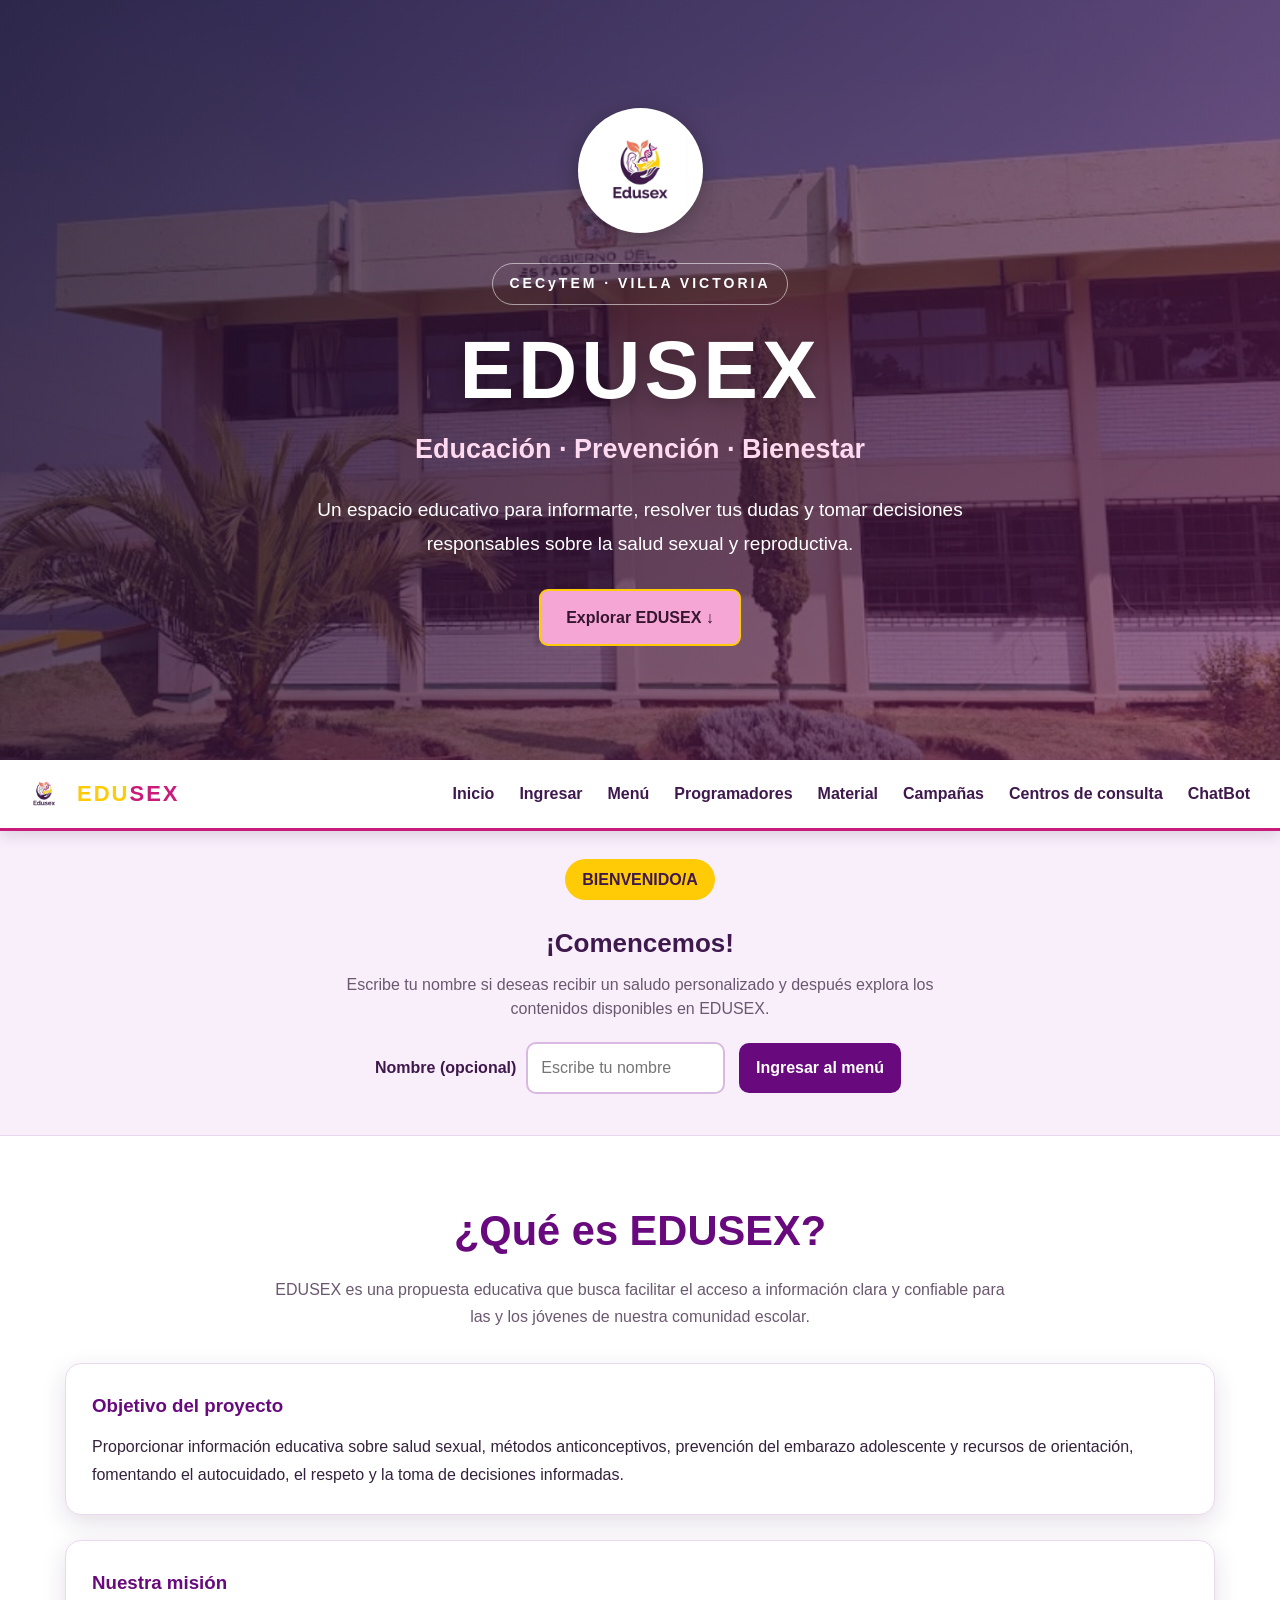
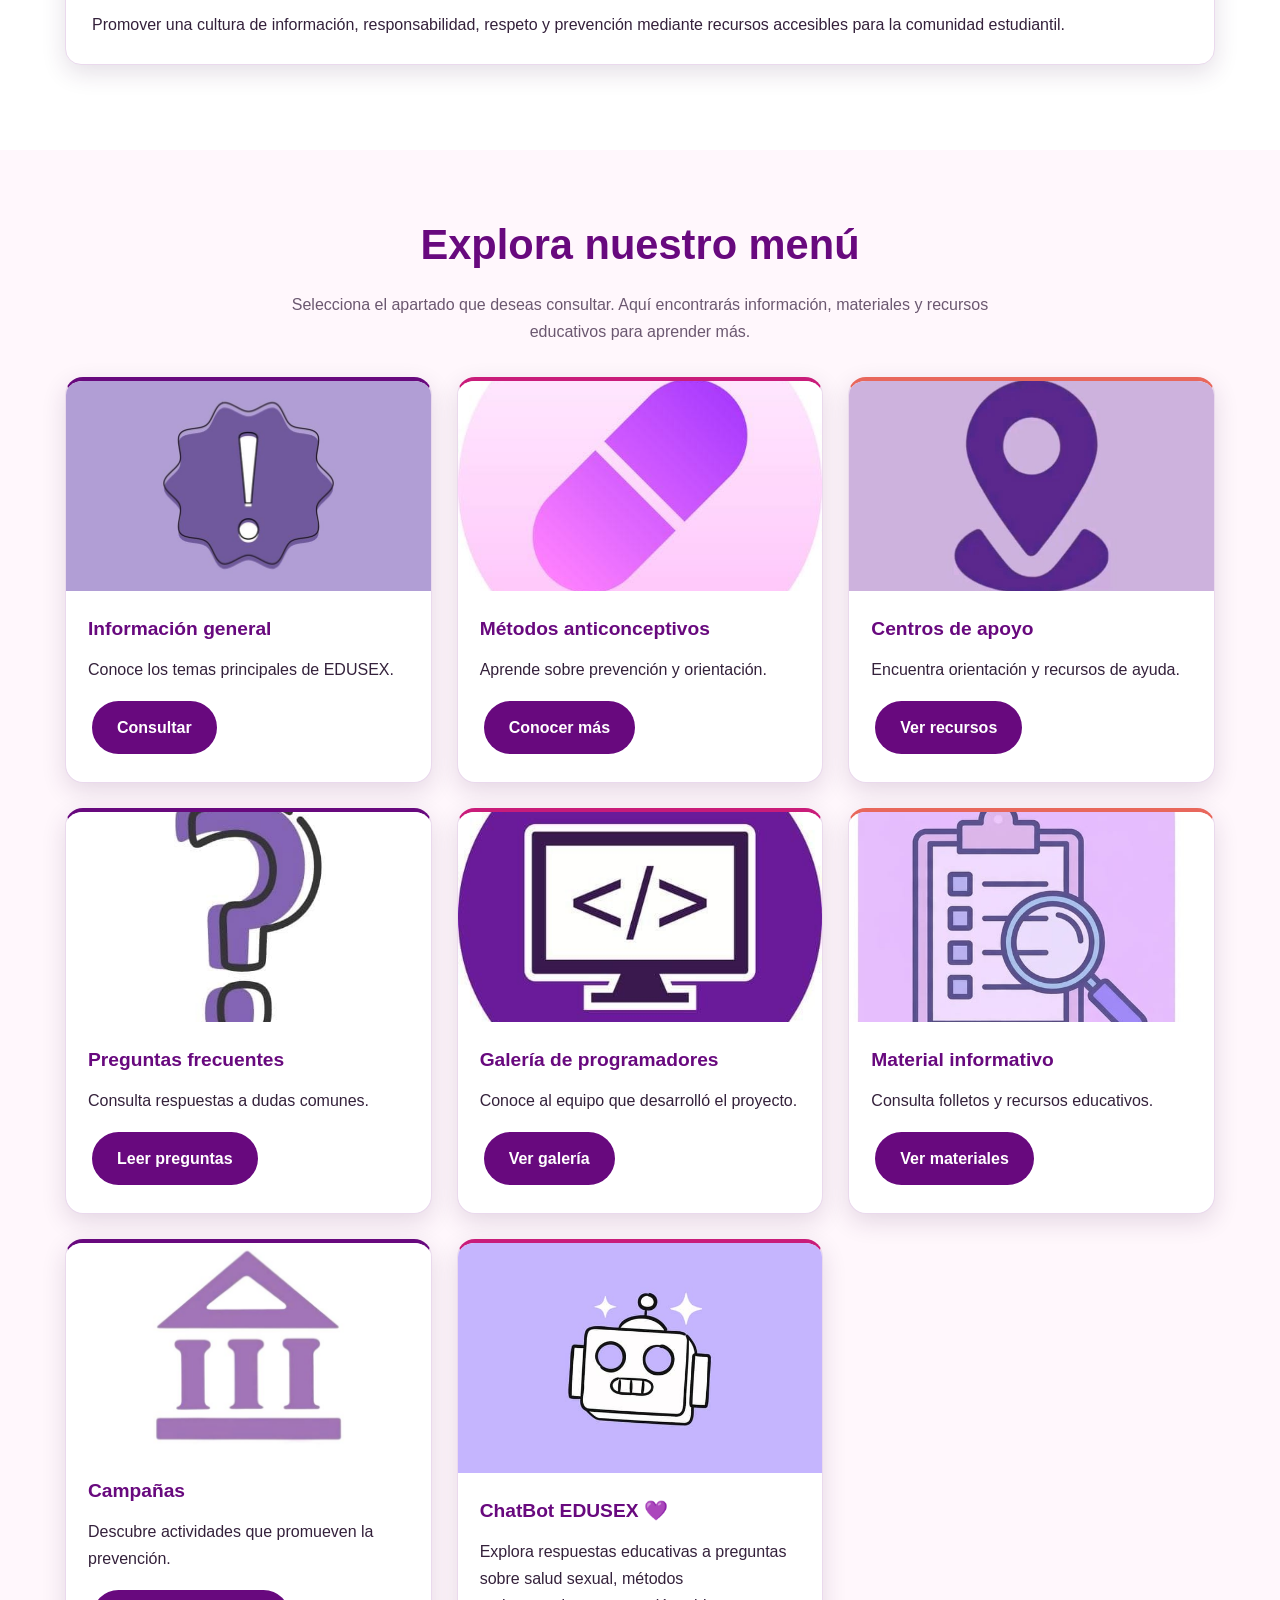
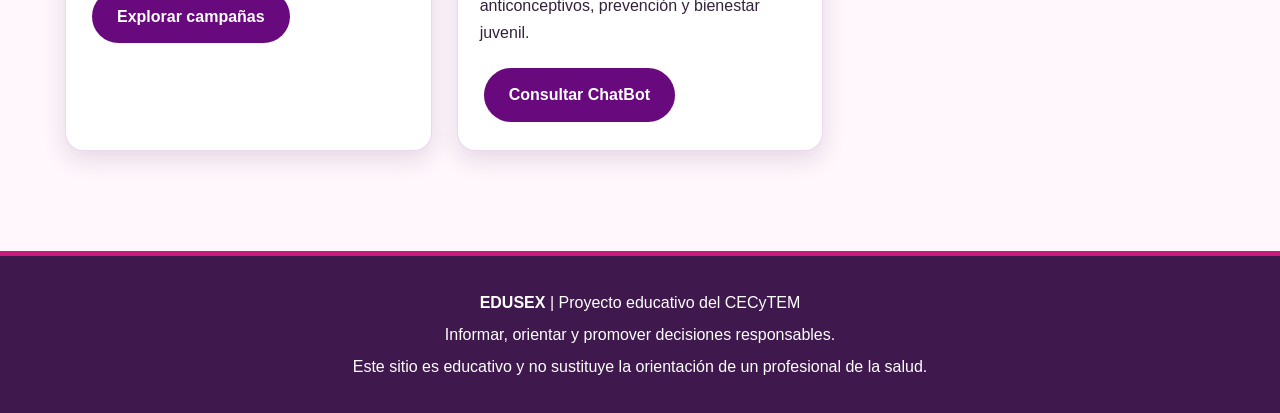
<file: index.html>
<!DOCTYPE html>
<html lang="es">
<head>
    <meta charset="UTF-8">
    <meta name="viewport" content="width=device-width, initial-scale=1.0">
    <meta name="description" content="EDUSEX: proyecto educativo sobre salud sexual, prevención y bienestar juvenil del CECyTEM Villa Victoria.">

    <title>EDUSEX | Inicio</title>
    <link rel="stylesheet" href="estilos.css">

    <style>
        /* ===== PORTADA ===== */
        .portada-edusex {
            position: relative;
            min-height: min(760px, 100svh);
            display: flex;
            align-items: center;
            justify-content: center;
            padding: 70px 20px;
            text-align: center;
            color: white;
            background-image:
                linear-gradient(
                    120deg,
                    rgba(30, 15, 45, 0.78),
                    rgba(120, 35, 95, 0.50)
                ),
                url("fondo.jpeg");
            background-size: cover;
            background-position: center;
            background-repeat: no-repeat;
            background-color: #402342;
        }

        .portada-capa {
            position: absolute;
            inset: 0;
            background: linear-gradient(
                135deg,
                rgba(35, 15, 45, 0.15),
                rgba(70, 20, 65, 0.20)
            );
            pointer-events: none;
        }

        .portada-contenido {
            position: relative;
            z-index: 1;
            width: 100%;
            max-width: 900px;
            margin: auto;
        }

        .logo-edusex-circulo {
            width: 125px;
            height: 125px;
            margin: 0 auto 22px;
            border-radius: 50%;
            overflow: hidden;
            background: white;
            border: 3px solid rgba(255,255,255,.8);
            box-shadow: 0 5px 22px rgba(0,0,0,.25);
        }

        .logo-edusex-circulo img {
            width: 100%;
            height: 100%;
            display: block;
            object-fit: contain;
        }

        .portada-etiqueta {
            margin-bottom: 12px;
            font-size: 14px;
            font-weight: bold;
            letter-spacing: 3px;
        }

        .titulo-portada {
            margin-bottom: 10px;
            font-size: clamp(48px, 8vw, 82px);
            line-height: 1.1;
            font-weight: 900;
            letter-spacing: 4px;
            text-shadow: 0 4px 18px rgba(0,0,0,.3);
        }

        .eslogan-portada {
            margin-bottom: 20px;
            font-size: clamp(19px, 3vw, 27px);
            color: #ffd9f0;
        }

        .descripcion-portada {
            max-width: 700px;
            margin: 0 auto;
            font-size: clamp(16px, 2vw, 19px);
            line-height: 1.8;
        }

        .btn-portada {
            display: inline-block;
            margin-top: 28px;
            padding: 13px 25px;
            border-radius: 9px;
            background: #f5a6d5;
            color: #35152f;
            font-weight: bold;
            text-decoration: none;
            transition: transform .2s, background .2s;
        }

        .btn-portada:hover {
            background: #ffd0eb;
            transform: translateY(-3px);
        }

        /* ===== BARRA DE NAVEGACIÓN CON LOGO FIJO ===== */
        .navbar {
            position: sticky;
            top: 0;
            z-index: 1000;
            display: flex;
            align-items: center;
            justify-content: space-between;
            flex-wrap: wrap;
            gap: 10px;
            padding: 10px 20px;
            background: #fff;
            box-shadow: 0 4px 14px rgba(63,25,77,.15);
        }

        .navbar .logo {
            display: inline-flex;
            align-items: center;
            gap: 9px;
            flex-shrink: 0;
            color: #3F194D;
            text-decoration: none;
            font-size: 22px;
            font-weight: 800;
        }

        .navbar .logo img {
            display: block;
            width: 48px;
            height: 48px;
            object-fit: contain;
            border-radius: 50%;
            background: white;
        }

        .navbar .marca-sex {
            color: #C91C7A;
        }

        .navbar .nav-links {
            display: flex;
            align-items: center;
            justify-content: center;
            flex-wrap: wrap;
            gap: 5px;
        }

        .navbar .nav-links a {
            display: inline-block;
            padding: 9px 10px;
            border-radius: 8px;
            color: #3F194D;
            text-decoration: none;
            font-weight: 600;
            transition: background .2s, color .2s;
        }

        .navbar .nav-links a:hover {
            background: #F0DFF5;
            color: #68097E;
        }

        #ingreso,
        #menu {
            scroll-margin-top: 120px;
        }

        /* ===== TARJETA DEL CHATBOT CON ESPACIO PARA FOTO ===== */
        .tarjeta-chatbot {
            display: flex;
            flex-direction: column;
            overflow: hidden;
            min-width: 0;
            min-height: 100%;
            padding: 0 !important;
        }

        .chatbot-foto {
            display: block;
            width: 100%;
            height: 230px;
            object-fit: cover;
            object-position: center;
            background: linear-gradient(135deg, #F0DFF5, #FCE5F1);
        }

        .chatbot-foto-placeholder {
            display: flex;
            align-items: center;
            justify-content: center;
            width: 100%;
            height: 230px;
            background: linear-gradient(135deg, #F0DFF5, #FCE5F1);
            color: #68097E;
            font-size: 70px;
        }

        .tarjeta-chatbot .tarjeta-contenido {
            flex: 1;
            padding: 22px;
        }

        .tarjeta-chatbot h3 {
            color: #68097E;
            margin-top: 0;
        }

        .tarjeta-chatbot .btn {
            display: inline-block;
            margin-top: 10px;
        }

        /* ===== AJUSTES PARA CELULARES ===== */
        @media (max-width: 700px) {
            .navbar {
                justify-content: center;
                padding: 10px;
            }

            .navbar .logo {
                justify-content: center;
            }

            .navbar .nav-links {
                width: 100%;
                gap: 3px;
            }

            .navbar .nav-links a {
                padding: 7px 8px;
                font-size: 12px;
            }

            #ingreso,
            #menu {
                scroll-margin-top: 150px;
            }
        }

        @media (max-width: 600px) {
            .portada-edusex {
                min-height: 620px;
                padding: 55px 20px;
            }

            .logo-edusex-circulo {
                width: 100px;
                height: 100px;
            }

            .portada-etiqueta {
                font-size: 11px;
                letter-spacing: 2px;
            }

            .titulo-portada {
                letter-spacing: 2px;
            }

            .navbar .logo img {
                width: 42px;
                height: 42px;
            }

            .chatbot-foto,
            .chatbot-foto-placeholder {
                height: 190px;
            }
        }
    </style>
</head>

<body>

    <!-- ===== PORTADA PRINCIPAL ===== -->
    <section class="portada-edusex">
        <div class="portada-capa"></div>

        <div class="portada-contenido">
            <div class="logo-edusex-circulo">
                <img src="logo.jpeg" alt="Logotipo del proyecto EDUSEX">
            </div>

            <p class="portada-etiqueta">
                CECyTEM · VILLA VICTORIA
            </p>

            <h1 class="titulo-portada">EDUSEX</h1>

            <h2 class="eslogan-portada">
                Educación · Prevención · Bienestar
            </h2>

            <p class="descripcion-portada">
                Un espacio educativo para informarte, resolver tus dudas
                y tomar decisiones responsables sobre la salud sexual
                y reproductiva.
            </p>

            <a href="#ingreso" class="btn btn-portada">
                Explorar EDUSEX ↓
            </a>
        </div>
    </section>

    <!-- ===== NAVEGACIÓN: LOGO SIEMPRE VISIBLE ===== -->
    <nav class="navbar" aria-label="Navegación principal">
        <a href="index.html" class="logo" aria-label="EDUSEX, inicio">
            <img src="logo.jpeg" alt="Logotipo de EDUSEX">
            <span>EDU<span class="marca-sex">SEX</span></span>
        </a>

        <div class="nav-links">
            <a href="index.html">Inicio</a>
            <a href="#ingreso">Ingresar</a>
            <a href="#menu">Menú</a>
            <a href="programadores.html">Programadores</a>
            <a href="material.html">Material</a>
            <a href="campanas.html">Campañas</a>
            <a href="centros.html">Centros de consulta</a>
            <a href="chatbot.html">ChatBot</a>
        </div>
    </nav>

    <main>

        <!-- ===== INGRESO ===== -->
        <section class="seccion seccion-ingreso" id="ingreso">
            <div class="contenedor">
                <div class="seccion-titulo">
                    <span class="etiqueta">BIENVENIDO/A</span>
                    <h2>¡Comencemos!</h2>
                    <p>
                        Escribe tu nombre si deseas recibir un saludo
                        personalizado y después explora los contenidos
                        disponibles en EDUSEX.
                    </p>
                </div>

                <form class="formulario-usuario" id="formUsuario">
                    <label for="nombreUsuario">Nombre (opcional)</label>

                    <input
                        type="text"
                        id="nombreUsuario"
                        placeholder="Escribe tu nombre"
                        maxlength="40"
                        autocomplete="given-name"
                    >

                    <button type="submit" class="btn">
                        Ingresar al menú
                    </button>
                </form>

                <p id="saludo" aria-live="polite"></p>
            </div>
        </section>

        <!-- ===== PRESENTACIÓN ===== -->
        <section class="seccion fondo-blanco">
            <div class="contenedor">
                <div class="seccion-titulo">
                    <h2>¿Qué es EDUSEX?</h2>
                    <p>
                        EDUSEX es una propuesta educativa que busca facilitar
                        el acceso a información clara y confiable para las y
                        los jóvenes de nuestra comunidad escolar.
                    </p>
                </div>

                <div class="bloque">
                    <h3>Objetivo del proyecto</h3>
                    <p>
                        Proporcionar información educativa sobre salud sexual,
                        métodos anticonceptivos, prevención del embarazo
                        adolescente y recursos de orientación, fomentando
                        el autocuidado, el respeto y la toma de decisiones
                        informadas.
                    </p>
                </div>

                <div class="bloque">
                    <h3>Nuestra misión</h3>
                    <p>
                        Promover una cultura de información, responsabilidad,
                        respeto y prevención mediante recursos accesibles
                        para la comunidad estudiantil.
                    </p>
                </div>
            </div>
        </section>

        <!-- ===== MENÚ PRINCIPAL ===== -->
        <section class="seccion" id="menu">
            <div class="contenedor">
                <div class="seccion-titulo">
                    <h2>Explora nuestro menú</h2>
                    <p>
                        Selecciona el apartado que deseas consultar.
                        Aquí encontrarás información, materiales y recursos
                        educativos para aprender más.
                    </p>
                </div>

                <div class="grid">

                    <!-- INFORMACIÓN -->
                    <article class="tarjeta">
                        <img
                            class="imagen-tarjeta"
                            src="info.jpeg"
                            alt="Información educativa"
                            loading="lazy"
                        >

                        <div class="tarjeta-contenido">
                            <h3>Información general</h3>
                            <p>Conoce los temas principales de EDUSEX.</p>
                            <a class="btn" href="informacion.html">Consultar</a>
                        </div>
                    </article>

                    <!-- MÉTODOS ANTICONCEPTIVOS -->
                    <article class="tarjeta">
                        <img
                            class="imagen-tarjeta"
                            src="anti.jpeg"
                            alt="Métodos anticonceptivos"
                            loading="lazy"
                        >

                        <div class="tarjeta-contenido">
                            <h3>Métodos anticonceptivos</h3>
                            <p>Aprende sobre prevención y orientación.</p>
                            <a class="btn" href="metodos.html">Conocer más</a>
                        </div>
                    </article>

                    <!-- CENTROS DE APOYO -->
                    <article class="tarjeta">
                        <img
                            class="imagen-tarjeta"
                            src="ubicacion.jpeg"
                            alt="Centros de orientación"
                            loading="lazy"
                        >

                        <div class="tarjeta-contenido">
                            <h3>Centros de apoyo</h3>
                            <p>Encuentra orientación y recursos de ayuda.</p>
                            <a class="btn" href="centros.html">Ver recursos</a>
                        </div>
                    </article>

                    <!-- PREGUNTAS FRECUENTES -->
                    <article class="tarjeta">
                        <img
                            class="imagen-tarjeta"
                            src="pfc.jpeg"
                            alt="Preguntas frecuentes"
                            loading="lazy"
                        >

                        <div class="tarjeta-contenido">
                            <h3>Preguntas frecuentes</h3>
                            <p>Consulta respuestas a dudas comunes.</p>
                            <a class="btn" href="preguntas.html">Leer preguntas</a>
                        </div>
                    </article>

                    <!-- PROGRAMADORES -->
                    <article class="tarjeta">
                        <img
                            class="imagen-tarjeta"
                            src="equipo.jpeg"
                            alt="Equipo desarrollador del proyecto"
                            loading="lazy"
                        >

                        <div class="tarjeta-contenido">
                            <h3>Galería de programadores</h3>
                            <p>Conoce al equipo que desarrolló el proyecto.</p>
                            <a class="btn" href="programadores.html">Ver galería</a>
                        </div>
                    </article>

                    <!-- MATERIAL -->
                    <article class="tarjeta">
                        <img
                            class="imagen-tarjeta"
                            src="material.jpeg"
                            alt="Material informativo escolar"
                            loading="lazy"
                        >

                        <div class="tarjeta-contenido">
                            <h3>Material informativo</h3>
                            <p>Consulta folletos y recursos educativos.</p>
                            <a class="btn" href="material.html">Ver materiales</a>
                        </div>
                    </article>

                    <!-- CAMPAÑAS -->
                    <article class="tarjeta">
                        <img
                            class="imagen-tarjeta"
                            src="campañas.jpeg"
                            alt="Campaña educativa"
                            loading="lazy"
                        >

                        <div class="tarjeta-contenido">
                            <h3>Campañas</h3>
                            <p>Descubre actividades que promueven la prevención.</p>
                            <a class="btn" href="campanas.html">Explorar campañas</a>
                        </div>
                    </article>

                    <!-- CHATBOT CON ESPACIO PARA UNA FOTO -->
                    <article class="tarjeta tarjeta-chatbot">

                        <!-- Cambia chatbot.jpg por el nombre de tu foto si es diferente -->
                        <img
                            class="chatbot-foto"
                            src="chatbot.jpeg"
                            alt="Imagen del ChatBot educativo EDUSEX"
                            loading="lazy"
                            onerror="this.style.display='none'; this.nextElementSibling.style.display='flex';"
                        >

                        <div class="chatbot-foto-placeholder" style="display:none;" aria-hidden="true">
                            💬
                        </div>

                        <div class="tarjeta-contenido">
                            <h3>ChatBot EDUSEX 💜</h3>
                            <p>
                                Explora respuestas educativas a preguntas
                                sobre salud sexual, métodos anticonceptivos,
                                prevención y bienestar juvenil.
                            </p>
                            <a class="btn" href="chatbot.html">
                                Consultar ChatBot
                            </a>
                        </div>
                    </article>

                </div>
            </div>
        </section>

    </main>

    <!-- ===== PIE DE PÁGINA ===== -->
    <footer class="footer">
        <p><strong>EDUSEX</strong> | Proyecto educativo del CECyTEM</p>
        <p>Informar, orientar y promover decisiones responsables.</p>
        <p>
            Este sitio es educativo y no sustituye la orientación
            de un profesional de la salud.
        </p>
    </footer>

    <!-- ===== SALUDO PERSONALIZADO ===== -->
    <script>
        const formulario = document.getElementById("formUsuario");
        const campoNombre = document.getElementById("nombreUsuario");
        const saludo = document.getElementById("saludo");

        formulario.addEventListener("submit", function(evento) {
            evento.preventDefault();

            const nombre = campoNombre.value.trim();

            if (nombre) {
                saludo.textContent =
                    "¡Bienvenido/a a EDUSEX, " + nombre + "!";
            } else {
                saludo.textContent = "¡Bienvenido/a a EDUSEX!";
            }

            document.getElementById("menu").scrollIntoView({
                behavior: "smooth"
            });
        });
    </script>

</body>
</html>
</file>
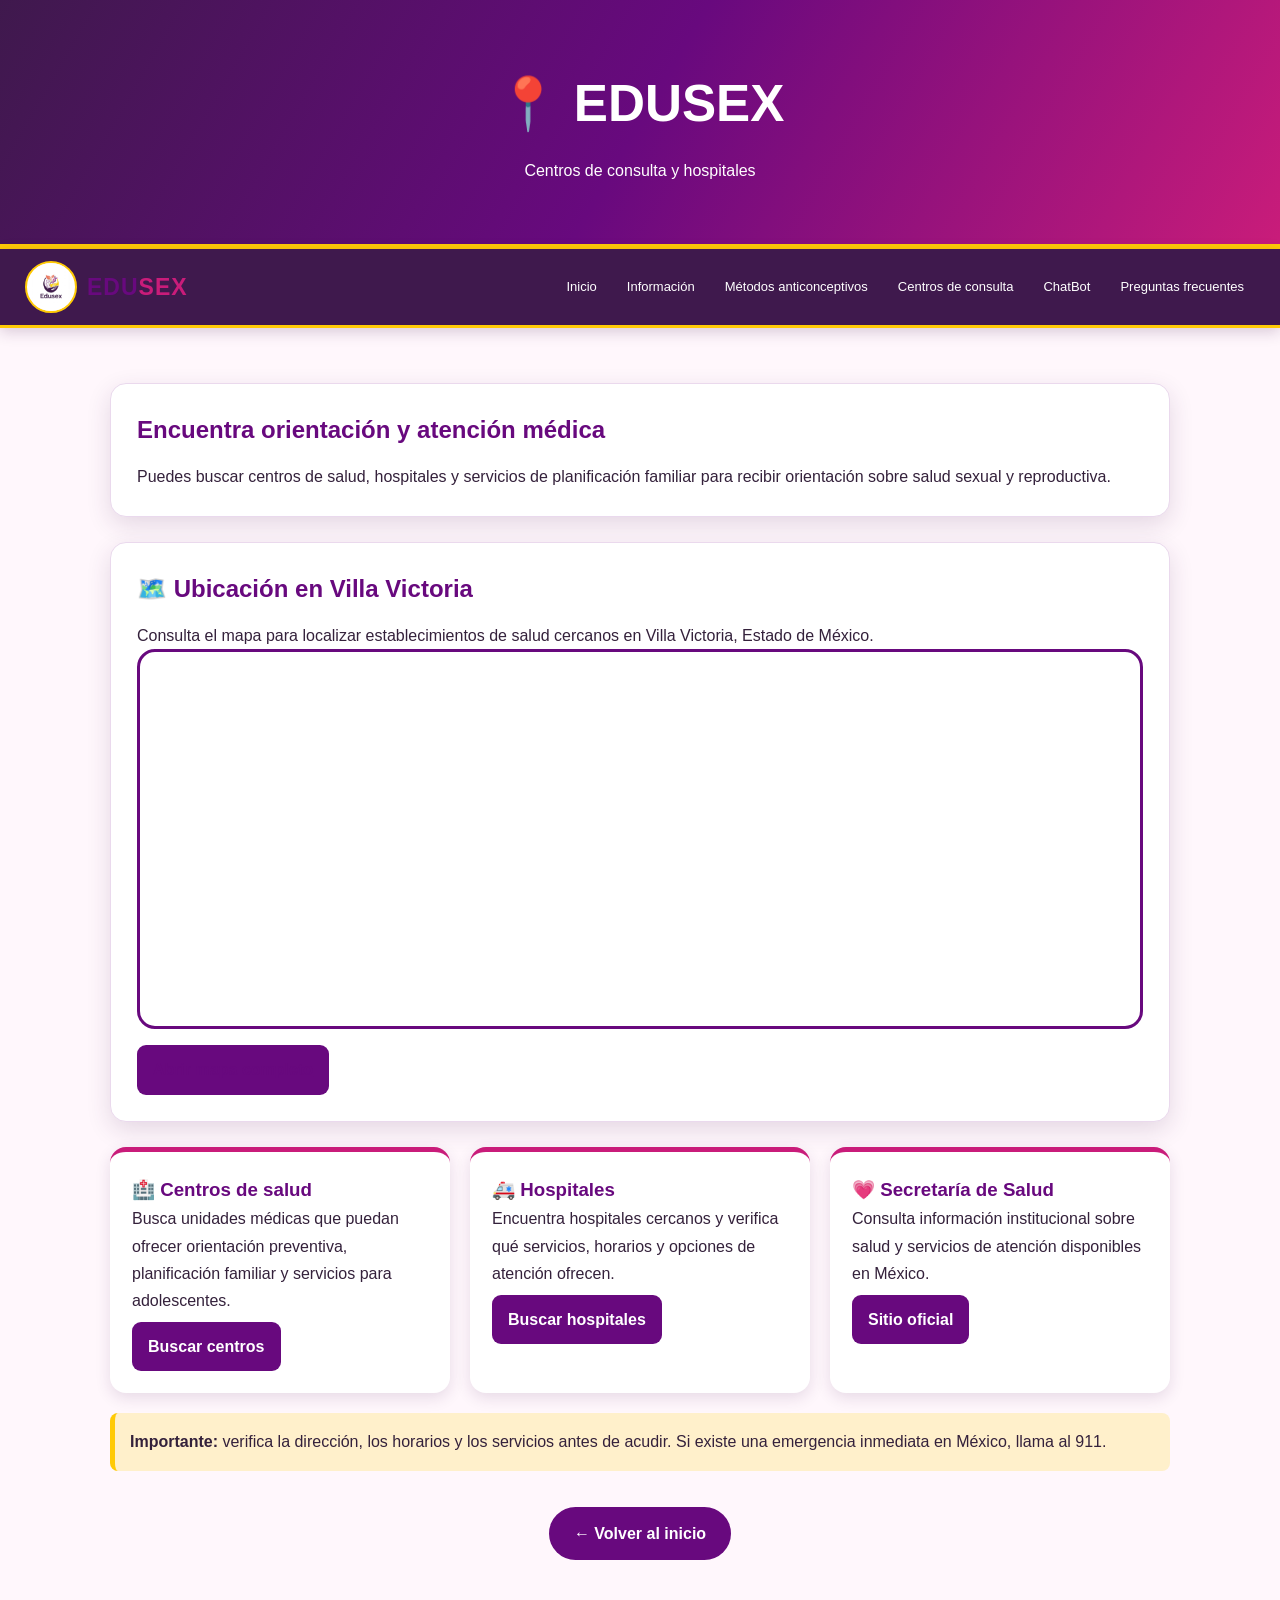
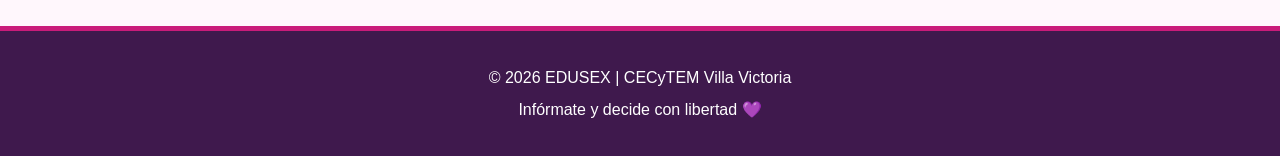
<file: centros.html>
<!DOCTYPE html>
<html lang="es">
<head>
  <meta charset="UTF-8">
  <meta name="viewport" content="width=device-width, initial-scale=1.0">
  <title>Centros de consulta | EDUSEX</title>
  <link rel="stylesheet" href="estilos.css">

  <style>
    /* Barra de navegación con logo */
    .navbar-edusex {
      display: flex;
      align-items: center;
      justify-content: space-between;
      gap: 20px;
      padding: 12px 25px;
      flex-wrap: wrap;
    }

    .marca-edusex {
      display: flex;
      align-items: center;
      gap: 10px;
      color: #68097E;
      font-size: 23px;
      font-weight: bold;
      text-decoration: none;
      white-space: nowrap;
    }

    .marca-edusex img {
      width: 52px;
      height: 52px;
      object-fit: contain;
      border-radius: 50%;
    }

    .marca-acento {
      color: #C91C7A;
    }

    .navbar-edusex .nav-links {
      display: flex;
      align-items: center;
      justify-content: center;
      flex-wrap: wrap;
      gap: 8px;
    }

    .navbar-edusex .nav-links a {
      text-decoration: none;
    }

    /* Contenido de ubicaciones */
    .ubicacion-contenedor {
      max-width: 1100px;
      margin: 35px auto;
      padding: 20px;
    }

    .ubicacion-mapa {
      width: 100%;
      height: 380px;
      border: 3px solid #68097E;
      border-radius: 18px;
    }

    .ubicacion-tarjetas {
      display: grid;
      grid-template-columns: repeat(auto-fit, minmax(230px, 1fr));
      gap: 20px;
      margin-top: 25px;
    }

    .ubicacion-tarjeta {
      background: white;
      padding: 22px;
      border-radius: 16px;
      border-top: 5px solid #C91C7A;
      box-shadow: 0 5px 15px #3F194D20;
    }

    .ubicacion-tarjeta h3 {
      color: #68097E;
    }

    .ubicacion-boton {
      display: inline-block;
      padding: 11px 16px;
      margin-top: 8px;
      background: #68097E;
      color: white;
      text-decoration: none;
      border-radius: 9px;
      font-weight: bold;
    }

    .ubicacion-boton:hover {
      background: #C91C7A;
    }

    .ubicacion-aviso {
      background: #fff0cb;
      border-left: 5px solid #FFCA06;
      padding: 15px;
      border-radius: 8px;
      margin-top: 20px;
    }

    @media (max-width: 600px) {
      .navbar-edusex {
        flex-direction: column;
        padding: 15px;
      }

      .navbar-edusex .nav-links {
        flex-direction: column;
        width: 100%;
      }

      .navbar-edusex .nav-links a {
        padding: 8px;
      }

      .ubicacion-mapa {
        height: 300px;
      }
    }
  </style>
</head>

<body>

<header class="encabezado-pagina">
  <h1>📍 EDUSEX</h1>
  <p>Centros de consulta y hospitales</p>
</header>

<nav class="navbar navbar-edusex">

  <a href="index.html" class="marca-edusex">
    <img src="logo.jpeg" alt="Logo de EDUSEX">
    <span>EDU<span class="marca-acento">SEX</span></span>
  </a>

  <div class="nav-links">
    <a href="index.html">Inicio</a>
    <a href="informacion.html">Información</a>
    <a href="metodos.html">Métodos anticonceptivos</a>
    <a href="centros.html">Centros de consulta</a>
    <a href="chatbot.html">ChatBot</a>
    <a href="preguntas.html">Preguntas frecuentes</a>
  </div>

</nav>

<main class="ubicacion-contenedor">

  <section class="bloque">
    <h2>Encuentra orientación y atención médica</h2>
    <p>
      Puedes buscar centros de salud, hospitales y servicios de
      planificación familiar para recibir orientación sobre salud
      sexual y reproductiva.
    </p>
  </section>

  <section class="bloque">
    <h2>🗺️ Ubicación en Villa Victoria</h2>
    <p>
      Consulta el mapa para localizar establecimientos de salud
      cercanos en Villa Victoria, Estado de México.
    </p>

    <iframe
      class="ubicacion-mapa"
      src="https://maps.google.com/maps?q=centros%20de%20salud%20Villa%20Victoria%20Estado%20de%20Mexico&output=embed"
      title="Mapa de centros de salud en Villa Victoria"
      loading="lazy"
      referrerpolicy="no-referrer-when-downgrade"
      allowfullscreen>
    </iframe>

    <p>
      <a class="ubicacion-boton"
         href="https://www.google.com/maps/search/centros+de+salud+Villa+Victoria+Estado+de+Mexico/"
         target="_blank"
         rel="noopener noreferrer">
        Abrir mapa completo
      </a>
    </p>
  </section>

  <section class="ubicacion-tarjetas">

    <article class="ubicacion-tarjeta">
      <h3>🏥 Centros de salud</h3>
      <p>
        Busca unidades médicas que puedan ofrecer orientación
        preventiva, planificación familiar y servicios para adolescentes.
      </p>
      <a class="ubicacion-boton"
         href="https://www.google.com/maps/search/centros+de+salud+Villa+Victoria+Estado+de+Mexico/"
         target="_blank"
         rel="noopener noreferrer">
        Buscar centros
      </a>
    </article>

    <article class="ubicacion-tarjeta">
      <h3>🚑 Hospitales</h3>
      <p>
        Encuentra hospitales cercanos y verifica qué servicios,
        horarios y opciones de atención ofrecen.
      </p>
      <a class="ubicacion-boton"
         href="https://www.google.com/maps/search/hospitales+Villa+Victoria+Estado+de+Mexico/"
         target="_blank"
         rel="noopener noreferrer">
        Buscar hospitales
      </a>
    </article>

    <article class="ubicacion-tarjeta">
      <h3>💗 Secretaría de Salud</h3>
      <p>
        Consulta información institucional sobre salud y servicios
        de atención disponibles en México.
      </p>
      <a class="ubicacion-boton"
         href="https://www.gob.mx/salud"
         target="_blank"
         rel="noopener noreferrer">
        Sitio oficial
      </a>
    </article>

  </section>

  <div class="ubicacion-aviso">
    <strong>Importante:</strong>
    verifica la dirección, los horarios y los servicios antes de acudir.
    Si existe una emergencia inmediata en México, llama al 911.
  </div>

  <p style="text-align:center; margin-top:30px;">
    <a class="btn" href="index.html">← Volver al inicio</a>
  </p>

</main>

<footer class="footer">
  <p>© 2026 EDUSEX | CECyTEM Villa Victoria</p>
  <p>Infórmate y decide con libertad 💜</p>
</footer>

</body>
</html>
</file>
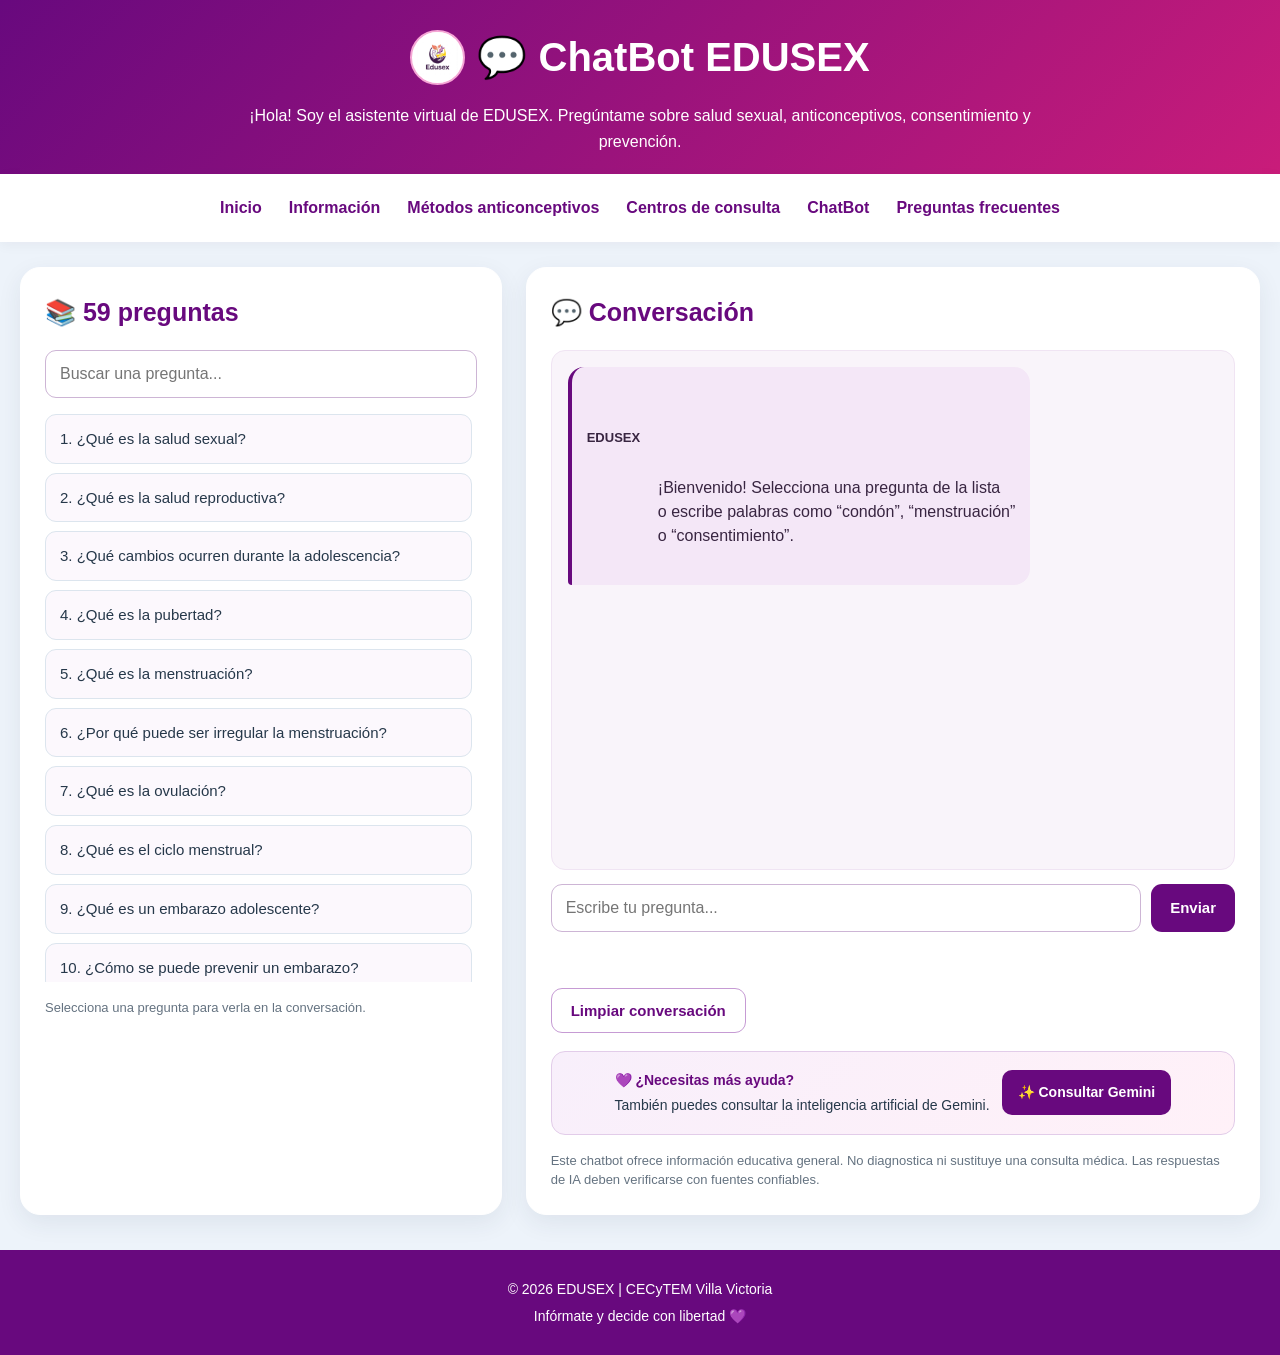
<file: chatbot.html>
<!DOCTYPE html>
<html lang="es">
<head>
<meta charset="UTF-8">
<meta name="viewport" content="width=device-width, initial-scale=1">
<meta name="description" content="Chatbot educativo EDUSEX sobre salud sexual, anticonceptivos, consentimiento y prevención.">
<title>ChatBot | EDUSEX</title>

<style>
:root {
    --morado:#68097E;
    --rosa:#C91C7A;
    --rosa-claro:#f5a6d5;
    --morado-suave:#f4e7f7;
    --fondo:#edf3fa;
    --blanco:#fff;
    --texto:#26384a;
    --borde:#dce5ee;
}
* { box-sizing:border-box; }
body {
    margin:0;
    font-family:Arial,Helvetica,sans-serif;
    background:var(--fondo);
    color:var(--texto);
    line-height:1.6;
}
header {
    text-align:center;
    padding:25px 18px 20px;
    background:linear-gradient(135deg,var(--morado),var(--rosa));
    color:white;
}
.brand {
    display:flex;
    justify-content:center;
    align-items:center;
    gap:12px;
    flex-wrap:wrap;
}
.brand img {
    width:55px;
    height:55px;
    object-fit:contain;
    border-radius:50%;
    background:white;
    border:2px solid var(--rosa-claro);
}
h1 {
    color:white;
    font-size:clamp(26px,4vw,40px);
    margin:0;
}
header p {
    font-size:16px;
    max-width:800px;
    margin:14px auto 0;
}
nav {
    display:flex;
    justify-content:center;
    flex-wrap:wrap;
    gap:5px;
    background:white;
    padding:12px;
    box-shadow:0 3px 12px #28152d0c;
}
nav a {
    padding:9px 11px;
    border-radius:8px;
    color:var(--morado);
    font-weight:bold;
    text-decoration:none;
    transition:background .2s,color .2s;
}
nav a:hover,nav a:focus-visible {
    background:var(--morado-suave);
    color:var(--rosa);
}
.layout {
    max-width:1400px;
    margin:25px auto 35px;
    padding:0 20px;
    display:grid;
    grid-template-columns:minmax(280px,.82fr) minmax(0,1.25fr);
    gap:24px;
}
.panel {
    background:white;
    border-radius:20px;
    padding:24px;
    box-shadow:0 8px 24px #23394e14;
    min-width:0;
    border:1px solid white;
}
.panel h2 {
    color:var(--morado);
    font-size:25px;
    margin:0 0 18px;
}
#buscar,form input {
    width:100%;
    padding:14px;
    border:1px solid #cdb5d5;
    border-radius:11px;
    font-size:16px;
    outline:none;
    background:white;
    color:var(--texto);
}
#buscar { margin-bottom:14px; }
#buscar:focus,form input:focus {
    border-color:var(--rosa);
    box-shadow:0 0 0 3px #c91c7a1c;
}
#lista {
    display:flex;
    flex-direction:column;
    gap:9px;
    max-height:570px;
    overflow-y:auto;
    padding:2px 5px 2px 0;
}
.pregunta {
    width:100%;
    text-align:left;
    border:1px solid var(--borde);
    background:#fcf8fd;
    color:var(--texto);
    border-radius:11px;
    padding:13px 14px;
    font-size:15px;
    line-height:1.45;
    cursor:pointer;
    transition:background .2s,border-color .2s,transform .2s;
}
.pregunta:hover,.pregunta:focus-visible {
    background:var(--morado-suave);
    border-color:#c69bd4;
    transform:translateX(2px);
    outline:none;
}
.nota {
    color:#657381;
    line-height:1.5;
    font-size:13px;
    margin:16px 0 0;
}
.chatpanel {
    display:flex;
    flex-direction:column;
}
.mensajes {
    height:520px;
    overflow-y:auto;
    background:#f9f4fa;
    border:1px solid #f0e4f3;
    border-radius:14px;
    padding:16px;
    display:flex;
    flex-direction:column;
    gap:13px;
    margin-bottom:14px;
}
.mensaje {
    max-width:92%;
    border-radius:16px;
    padding:13px 15px;
    line-height:1.5;
    overflow-wrap:anywhere;
    white-space:pre-wrap;
}
.mensaje strong {
    display:block;
    font-size:13px;
    margin-bottom:5px;
}
.bot {
    align-self:flex-start;
    background:var(--morado-suave);
    color:#382541;
    border-left:4px solid var(--morado);
    border-bottom-left-radius:4px;
}
.usuario {
    align-self:flex-end;
    background:var(--morado);
    color:white;
    border-bottom-right-radius:4px;
}
form {
    display:flex;
    gap:10px;
}
form input {
    min-width:0;
    flex:1;
}
.btn {
    border:0;
    border-radius:11px;
    padding:13px 19px;
    background:var(--morado);
    color:white;
    font-weight:bold;
    cursor:pointer;
    font-size:15px;
    transition:background .2s,transform .2s;
}
.btn:hover { background:var(--rosa); }
.btn:focus-visible {
    outline:3px solid var(--rosa-claro);
    outline-offset:3px;
}
.btn:active { transform:scale(.98); }
.btn:disabled {
    opacity:.6;
    cursor:wait;
}
.acciones { margin-top:12px; }
#limpiar {
    background:white;
    color:var(--morado);
    border:1px solid #c69bd4;
}
#limpiar:hover {
    background:var(--morado-suave);
    color:var(--rosa);
}
footer {
    text-align:center;
    padding:23px;
    color:white;
    background:var(--morado);
    font-size:14px;
}
footer p { margin:5px; }
#estado {
    color:var(--morado);
    font-size:13px;
    min-height:18px;
}
@media(max-width:850px) {
    .layout { grid-template-columns:1fr; }
    .mensajes { height:420px; }
    #lista { max-height:330px; }
}
@media(max-width:520px) {
    .layout {
        padding:0 12px;
        gap:15px;
        margin-top:16px;
    }
    .panel {
        padding:17px;
        border-radius:15px;
    }
    .panel h2 { font-size:22px; }
    nav a {
        font-size:14px;
        padding:8px;
    }
    form { flex-wrap:wrap; }
    form input,form .btn { flex-basis:100%; }
    .mensaje { max-width:100%; }
    .mensajes {
        height:50vh;
        min-height:300px;
    }
}
@media(prefers-reduced-motion:reduce) {
    *, *::before, *::after {
        scroll-behavior:auto!important;
        transition:none!important;
    }
}

/* BOTÓN PARA CONSULTAR GEMINI */
.boton-gemini {
    display:flex;
    align-items:center;
    justify-content:center;
    gap:12px;
    margin-top:18px;
    padding:17px;
    border:1px solid #e2cce9;
    border-radius:14px;
    background:linear-gradient(135deg,#f8effb,#fff1f8);
}
.boton-gemini p {
    margin:0;
    font-size:14px;
    color:var(--texto);
}
.boton-gemini strong {
    display:block;
    color:var(--morado);
    margin-bottom:3px;
}
.btn-gemini {
    display:inline-block;
    flex-shrink:0;
    padding:11px 16px;
    border-radius:10px;
    background:var(--morado);
    color:white;
    text-decoration:none;
    font-size:14px;
    font-weight:bold;
    transition:background .2s,transform .2s;
}
.btn-gemini:hover {
    background:var(--rosa);
    transform:translateY(-2px);
}
.btn-gemini:focus-visible {
    outline:3px solid var(--rosa-claro);
    outline-offset:3px;
}
@media(max-width:520px) {
    .boton-gemini {
        flex-direction:column;
        align-items:stretch;
        text-align:center;
    }
    .btn-gemini { text-align:center; }
}
</style>
</head>

<body>
<header>
    <div class="brand">
        <img src="logo.jpeg" alt="Logo EDUSEX"
             onerror="this.style.display='none'">
        <h1>💬 ChatBot EDUSEX</h1>
    </div>
    <p>
        ¡Hola! Soy el asistente virtual de EDUSEX.
        Pregúntame sobre salud sexual, anticonceptivos,
        consentimiento y prevención.
    </p>
</header>

<nav aria-label="Navegación principal">
    <a href="index.html">Inicio</a>
    <a href="informacion.html">Información</a>
    <a href="metodos.html">Métodos anticonceptivos</a>
    <a href="centros.html">Centros de consulta</a>
    <a href="chatbot.html">ChatBot</a>
    <a href="preguntas.html">Preguntas frecuentes</a>
</nav>

<main class="layout">
    <section class="panel">
        <h2>📚 <span id="total">0</span> preguntas</h2>
        <input id="buscar" type="search"
               placeholder="Buscar una pregunta..."
               aria-label="Buscar una pregunta">
        <div id="lista"></div>
        <p class="nota">
            Selecciona una pregunta para verla en la conversación.
        </p>
    </section>

    <section class="panel chatpanel">
        <h2>💬 Conversación</h2>
        <div id="mensajes" class="mensajes" aria-live="polite">
            <div class="mensaje bot">
                <strong>EDUSEX</strong>
                ¡Bienvenido! Selecciona una pregunta de la lista
                o escribe palabras como “condón”, “menstruación”
                o “consentimiento”.
            </div>
        </div>

        <form id="formulario">
            <input id="entrada" type="text"
                   placeholder="Escribe tu pregunta..."
                   aria-label="Escribe tu pregunta"
                   autocomplete="off" required>
            <button id="enviar" class="btn" type="submit">
                Enviar
            </button>
        </form>

        <p id="estado" aria-live="polite"></p>

        <div class="acciones">
            <button id="limpiar" class="btn" type="button">
                Limpiar conversación
            </button>
        </div>

        <!-- Botón para abrir Gemini -->
        <div class="boton-gemini">
            <p>
                <strong>💜 ¿Necesitas más ayuda?</strong>
                También puedes consultar la inteligencia artificial de Gemini.
            </p>
            <a
                class="btn-gemini"
                href="https://gemini.google.com/"
                target="_blank"
                rel="noopener noreferrer"
                aria-label="Abrir Gemini en una pestaña nueva"
            >
                ✨ Consultar Gemini
            </a>
        </div>

        <p class="nota">
            Este chatbot ofrece información educativa general.
            No diagnostica ni sustituye una consulta médica.
            Las respuestas de IA deben verificarse con fuentes confiables.
        </p>
    </section>
</main>

<footer>
    <p>© 2026 EDUSEX | CECyTEM Villa Victoria</p>
    <p>Infórmate y decide con libertad 💜</p>
</footer>

<script>
/*
  EDUSEX: BASE DE PREGUNTAS Y RESPUESTAS LOCALES.
  La IA se consulta a través de Flask en /api/chatbot.
*/

const datos = [
["¿Qué es la salud sexual?","salud sexual","La salud sexual es el bienestar físico, emocional y social relacionado con la sexualidad. Incluye información confiable, respeto, consentimiento y acceso a servicios de salud."],
["¿Qué es la salud reproductiva?","salud reproductiva","Es el bienestar relacionado con el sistema reproductivo y las decisiones informadas sobre la reproducción."],
["¿Qué cambios ocurren durante la adolescencia?","adolescencia|adolescente","La adolescencia es una etapa de cambios físicos, emocionales y sociales. Cada persona se desarrolla a su propio ritmo."],
["¿Qué es la pubertad?","pubertad","La pubertad es el proceso de cambios físicos y hormonales que ocurre durante el crecimiento."],
["¿Qué es la menstruación?","menstruacion|regla|periodo menstrual","La menstruación es el sangrado que suele ocurrir como parte del ciclo menstrual. La duración y frecuencia pueden variar."],
["¿Por qué puede ser irregular la menstruación?","periodo irregular|regla irregular|ciclo irregular","Las irregularidades pueden ser comunes durante la adolescencia. Si el sangrado es muy abundante o el dolor es intenso, consulta a un profesional de salud."],
["¿Qué es la ovulación?","ovulacion","La ovulación ocurre cuando un ovario libera un óvulo. Su momento puede variar; calcular días no es un método anticonceptivo confiable por sí solo."],
["¿Qué es el ciclo menstrual?","ciclo menstrual","Es el conjunto de cambios hormonales que prepara al cuerpo para un posible embarazo. Se cuenta desde el primer día de una menstruación hasta el inicio de la siguiente."],
["¿Qué es un embarazo adolescente?","embarazo adolescente|embarazo en adolescentes","Es un embarazo que ocurre durante la adolescencia. La información, la prevención y el acceso a servicios de salud ayudan a tomar decisiones informadas."],
["¿Cómo se puede prevenir un embarazo?","prevenir embarazo|evitar embarazo|embarazo no planeado","La prevención incluye información y métodos anticonceptivos. El condón ayuda a reducir el riesgo de embarazo y de muchas ITS. Un profesional puede orientarte sobre otros métodos."],
["¿Qué métodos anticonceptivos existen?","metodos anticonceptivos|tipos de anticonceptivos","Existen condones, pastillas, implantes, inyecciones, dispositivos intrauterinos y otros métodos. No todos protegen contra las ITS."],
["¿Para qué sirve el condón?","condon|preservativo","El condón ayuda a prevenir embarazos y reduce el riesgo de muchas infecciones de transmisión sexual cuando se utiliza correctamente."],
["¿Las pastillas anticonceptivas protegen contra las ITS?","pastillas anticonceptivas","Las pastillas anticonceptivas ayudan a prevenir el embarazo, pero no protegen contra las infecciones de transmisión sexual."],
["¿Qué es el implante anticonceptivo?","implante anticonceptivo|implante","El implante es una pequeña varilla que personal capacitado coloca bajo la piel del brazo. Libera hormona para prevenir el embarazo durante un periodo determinado."],
["¿Qué es el DIU?","diu|dispositivo intrauterino","El DIU es un dispositivo que coloca personal de salud dentro del útero. Hay tipos hormonales y de cobre."],
["¿Qué es la inyección anticonceptiva?","inyeccion anticonceptiva","Es un método hormonal aplicado a intervalos establecidos. No protege contra las ITS."],
["¿Qué es la anticoncepción de emergencia?","anticoncepcion de emergencia|pastilla del dia siguiente|pastilla de emergencia","La anticoncepción de emergencia puede reducir la posibilidad de embarazo después de una relación sin protección o una falla anticonceptiva. Funciona mejor cuanto antes se utiliza; solicita orientación profesional."],
["¿Es confiable el coito interrumpido?","coito interrumpido","Es menos confiable que otros métodos anticonceptivos y no protege contra las ITS."],
["¿Los anticonceptivos causan infertilidad?","fertilidad|infertilidad|anticonceptivos infertilidad","La mayoría de los métodos anticonceptivos reversibles no causan infertilidad permanente. El tiempo para recuperar la fertilidad puede variar según el método."],
["¿Qué son las ITS?","its|infecciones de transmision sexual|enfermedades sexuales","Las ITS son infecciones que pueden transmitirse principalmente por contacto sexual. Algunas no producen síntomas."],
["¿Qué es el VIH?","vih","VIH significa virus de la inmunodeficiencia humana. Afecta al sistema inmunitario y existe tratamiento que permite controlar la infección."],
["¿Cuál es la diferencia entre VIH y sida?","vih y sida|diferencia entre vih y sida","El VIH es el virus; el sida es una etapa avanzada de la infección cuando no se recibe tratamiento adecuado."],
["¿Cómo se pueden prevenir las ITS?","prevenir its|prevencion its","El uso correcto del condón, las pruebas, las vacunas disponibles y la atención médica ayudan a reducir riesgos."],
["¿Una ITS puede no tener síntomas?","its sin sintomas|sin sintomas","Sí, algunas ITS pueden no presentar síntomas. Si hubo una posible exposición, consulta sobre pruebas y prevención."],
["¿Qué hago si creo tener una ITS?","sintomas its|creo que tengo una its|posible its","Acude a un centro de salud para recibir orientación y pruebas. Evita automedicarte."],
["¿Qué es el VPH?","vph|papiloma humano","El virus del papiloma humano es común. Algunos tipos pueden causar verrugas y otros se relacionan con ciertos cánceres. La vacunación ayuda a prevenir complicaciones."],
["¿Existe una vacuna contra el VPH?","vacuna vph|vacuna papiloma","Sí, existe una vacuna contra el VPH. Pregunta en tu centro de salud por las recomendaciones y el esquema disponible."],
["¿Qué es el consentimiento?","consentimiento","El consentimiento es un acuerdo libre, claro e informado. Puede retirarse en cualquier momento; la presión o el miedo no significan consentimiento."],
["¿Puedo cambiar de opinión?","cambiar de opinion|retirar consentimiento","Sí. Cualquier persona puede cambiar de opinión en cualquier momento y la otra persona debe respetar esa decisión."],
["¿Qué son los límites personales?","limites personales|poner limites","Los límites personales expresan qué te hace sentir cómodo o incómodo. Puedes comunicarlos con claridad y pedir apoyo si no se respetan."],
["¿Qué hago si mi pareja me presiona?","me presiona|presion sexual|presion de pareja","No tienes que hacer nada que no quieras. Busca apoyo de una persona adulta de confianza, orientador escolar o profesional de salud."],
["¿Cómo es una relación saludable?","relacion saludable|relacion sana","Una relación saludable incluye respeto, confianza, comunicación, límites y libertad. No debe incluir amenazas, control ni presión."],
["¿Qué es la violencia en el noviazgo?","violencia en el noviazgo|abuso en pareja","La violencia puede incluir control, amenazas, insultos, aislamiento o agresiones. No es culpa de quien la vive; busca apoyo seguro."],
["¿Qué riesgos tiene compartir imágenes íntimas?","sexting|foto intima|comparten una foto|difunden imagen","Compartir imágenes íntimas puede implicar riesgos de privacidad y presión. Nunca debes sentirte obligado a enviar contenido íntimo. Si alguien difunde una imagen tuya, pide ayuda a una persona de confianza y reporta el contenido."],
["¿Cómo puedo cuidar mi privacidad digital?","privacidad digital|seguridad digital","Protege tus datos, usa contraseñas seguras, revisa la privacidad de tus cuentas y evita compartir información íntima por presión."],
["¿Cómo hablo con mi pareja sobre anticonceptivos?","hablar con mi pareja|hablar anticonceptivos","Busca un momento tranquilo, expresa tus límites y escucha a la otra persona. La decisión debe ser libre y sin presión."],
["¿Hay servicios de salud para adolescentes?","servicios para adolescentes|edad centro de salud","Puedes solicitar información preventiva durante la adolescencia. Pregunta qué servicios para adolescentes ofrece tu unidad de salud."],
["¿Puedo informarme si no tengo vida sexual?","sin vida sexual|aunque no tenga vida sexual","¡Claro que puedes informarte! Aprender sobre salud sexual ayuda a conocer tus derechos y tomar decisiones informadas."],
["¿Qué es la educación sexual integral?","educacion sexual integral|educacion sexual","Es información adecuada a la edad sobre el cuerpo, las emociones, las relaciones, el consentimiento, la prevención y los derechos."],
["¿Qué retos puede enfrentar un embarazo adolescente?","riesgos embarazo adolescente|complicaciones embarazo","Puede implicar mayores necesidades de atención médica y retos escolares, familiares y económicos. Cada situación requiere atención respetuosa."],
["¿Cómo apoyar a una amiga embarazada?","apoyar adolescente embarazada|amiga embarazada","Escucha sin juzgar, respeta sus decisiones y anímala a recibir atención prenatal y apoyo de personas de confianza."],
["¿Qué hago si creo que estoy embarazada?","creo que estoy embarazada|posible embarazo|prueba embarazo","Una prueba de embarazo puede ayudar a aclararlo. Acude a un centro de salud para recibir orientación y atención."],
["¿Cuándo puedo hacerme una prueba de embarazo?","cuando hacer prueba embarazo|prueba de embarazo cuando","Muchas pruebas son más confiables desde el primer día de retraso menstrual. Sigue las instrucciones y consulta si el retraso continúa."],
["¿Qué es la planificación familiar?","planificacion familiar","La planificación familiar ayuda a tomar decisiones informadas sobre si tener hijos y cuándo, con acceso a anticonceptivos y orientación."],
["¿Cuáles son los derechos sexuales y reproductivos?","derechos sexuales|derechos reproductivos","Incluyen el derecho a recibir información, acceder a servicios de salud, tener privacidad y tomar decisiones libres de violencia y discriminación."],
["¿Qué significa la confidencialidad médica?","confidencialidad medica|confidencialidad","El personal de salud protege tu información privada, con excepciones previstas por la ley. Puedes preguntar cómo se maneja la confidencialidad."],
["¿Qué hago si me da pena preguntar?","pena preguntar|me da pena|verguenza preguntar","Es normal sentir vergüenza. Puedes escribir tus preguntas o hablar en privado con personal de salud. Mereces recibir información respetuosa."],
["¿Dónde puedo recibir orientación confiable?","orientacion confiable|donde recibir ayuda|centro de salud","Puedes acudir a un centro de salud o a servicios de atención para adolescentes. Visita la sección Centros de consulta de EDUSEX para buscar opciones."],
["¿Qué hago ante una urgencia de salud?","duda urgente|urgencia de salud","Este chatbot no diagnostica. Ante dolor intenso, sangrado abundante, desmayo o peligro inmediato, busca atención médica urgente."],
["¿Es recomendable automedicarse?","automedicarme|automedicacion","No es recomendable automedicarse. Los síntomas pueden tener distintas causas; consulta a un profesional de salud."],
["¿Cuándo debo hacerme una prueba de ITS o VIH?","prueba de its|pruebas its|prueba vih","Las pruebas buscan detectar una infección específica. El tipo y el momento adecuado dependen de cada situación; consulta a un servicio de salud."],
["¿Qué es la doble protección?","doble proteccion","La doble protección combina un método anticonceptivo eficaz para prevenir el embarazo con el condón para reducir el riesgo de ITS."],
["¿Qué efectos secundarios pueden tener los anticonceptivos?","efectos secundarios anticonceptivos|efectos anticonceptivos","Los efectos dependen del método y de la persona. Si son intensos o te preocupan, consulta al personal de salud."],
["¿Qué hago si vivo abuso sexual?","abuso sexual|vivi abuso|sufri abuso|me paso algo sexual","No es tu culpa. Busca apoyo de una persona adulta de confianza o profesional de salud. Si estás en peligro inmediato, contacta servicios de emergencia."],
["¿Qué es la orientación sexual?","orientacion sexual","La orientación sexual describe hacia quién puede sentir una persona atracción afectiva, romántica o sexual. Todas las personas merecen respeto."],
["¿Qué es la identidad de género?","identidad de genero","La identidad de género es la vivencia interna que cada persona tiene de su género. Todas las personas deben ser tratadas con respeto."],
["¿Por qué es importante respetar la diversidad?","diversidad|respeto a la diversidad","Respetar la diversidad significa tratar a las personas con dignidad, sin burlas, discriminación ni violencia."],
["¿Cómo puedo cuidar mi bienestar emocional?","bienestar emocional|salud emocional","Habla con personas de confianza, descansa y busca apoyo profesional si algo te preocupa o afecta tu vida cotidiana."],
["¿El chatbot puede sustituir a un médico?","reemplaza medico|es un medico|diagnostico","No. EDUSEX ofrece información educativa general; no puede diagnosticar ni sustituir una consulta médica."]
];

// NORMALIZAR TEXTO
function norm(texto) {
    return texto
        .toLocaleLowerCase("es-MX")
        .normalize("NFD")
        .replace(/[\u0300-\u036f]/g, "")
        .replace(/[¿?¡!.,;:()[\\]{}"']/g, " ")
        .replace(/\s+/g, " ")
        .trim();
}

const lista = document.getElementById("lista");
const buscar = document.getElementById("buscar");
const mensajes = document.getElementById("mensajes");
const entrada = document.getElementById("entrada");
const estado = document.getElementById("estado");
const formulario = document.getElementById("formulario");
const botonEnviar = document.getElementById("enviar");

document.getElementById("total").textContent = datos.length;

// CREAR MENSAJES DE FORMA SEGURA
function addMessage(texto, tipo, nombre) {
    const mensaje = document.createElement("div");
    mensaje.className = "mensaje " + tipo;

    const nombreElemento = document.createElement("strong");
    nombreElemento.textContent = nombre;

    mensaje.appendChild(nombreElemento);
    mensaje.appendChild(document.createTextNode(texto));

    mensajes.appendChild(mensaje);
    mensajes.scrollTop = mensajes.scrollHeight;
}

// BUSCAR RESPUESTA LOCAL
function answer(preguntaUsuario) {
    const texto = norm(preguntaUsuario);
    const palabrasUsuario = texto.split(" ").filter(p => p.length > 2);

    let mejorRespuesta = null;
    let mejorPuntuacion = 0;

    for (const dato of datos) {
        const preguntaBase = norm(dato[0]);

        if (texto === preguntaBase) {
            return dato[2];
        }

        for (const palabraClave of dato[1].split("|")) {
            const clave = norm(palabraClave);

            if (texto === clave || texto.includes(clave)) {
                const puntuacion = 100 + clave.length;

                if (puntuacion > mejorPuntuacion) {
                    mejorPuntuacion = puntuacion;
                    mejorRespuesta = dato;
                }
            } else if (clave.includes(texto) && texto.length >= 4) {
                const puntuacion = 45 + texto.length;

                if (puntuacion > mejorPuntuacion) {
                    mejorPuntuacion = puntuacion;
                    mejorRespuesta = dato;
                }
            }

            const palabras = clave.split(" ").filter(p => p.length > 2);
            if (!palabras.length) continue;

            const coincidencias = palabras.filter(p =>
                palabrasUsuario.includes(p)
            ).length;

            if (coincidencias > 0) {
                let puntuacion = (coincidencias / palabras.length) * 35;

                if (coincidencias === palabras.length) {
                    puntuacion += 15;
                }

                if (puntuacion > mejorPuntuacion) {
                    mejorPuntuacion = puntuacion;
                    mejorRespuesta = dato;
                }
            }
        }

        const palabrasBase = preguntaBase.split(" ").filter(p => p.length > 2);
        const coincidenciasPregunta = palabrasBase.filter(p =>
            palabrasUsuario.includes(p)
        ).length;

        if (palabrasBase.length && coincidenciasPregunta >= 2) {
            const puntuacion =
                (coincidenciasPregunta / palabrasBase.length) * 32;

            if (puntuacion > mejorPuntuacion) {
                mejorPuntuacion = puntuacion;
                mejorRespuesta = dato;
            }
        }
    }

    if (mejorRespuesta && mejorPuntuacion >= 20) {
        return mejorRespuesta[2];
    }

    return "No encontré una respuesta adecuada. Intenta preguntar de otra manera o consulta un centro de salud. Puedes preguntar sobre anticonceptivos, ITS, menstruación, consentimiento o prevención.";
}

/*
  CONEXIÓN CON LA IA.
  Flask recibe la pregunta en /api/chatbot.
  La clave de API nunca se coloca en este archivo.
*/
async function consultarIA(pregunta) {
    const respuesta = await fetch("/api/chatbot", {
        method: "POST",
        headers: {
            "Content-Type": "application/json"
        },
        body: JSON.stringify({ pregunta: pregunta })
    });

    const resultado = await respuesta.json();

    if (!respuesta.ok) {
        throw new Error(
            resultado.error || "No fue posible consultar la IA."
        );
    }

    if (!resultado.respuesta) {
        throw new Error("La IA no devolvió una respuesta.");
    }

    return resultado.respuesta;
}

// ENVIAR PREGUNTA
async function send(texto) {
    const pregunta = texto.trim();

    if (!pregunta || botonEnviar.disabled) return;

    addMessage(pregunta, "usuario", "Tú");

    entrada.value = "";
    entrada.disabled = true;
    botonEnviar.disabled = true;
    botonEnviar.textContent = "Consultando...";
    estado.textContent = "EDUSEX está preparando tu respuesta...";

    try {
        const respuesta = await consultarIA(pregunta);

        addMessage(respuesta, "bot", "EDUSEX · Asistente IA");
        estado.textContent = "Respuesta generada por la IA.";

    } catch (error) {
        console.error("Error al consultar EDUSEX IA:", error);

        const respuestaLocal = answer(pregunta);

        addMessage(respuestaLocal, "bot", "EDUSEX · Respuesta local");

        estado.textContent =
            "La IA no está disponible. Se utilizó la respuesta local.";

    } finally {
        entrada.disabled = false;
        botonEnviar.disabled = false;
        botonEnviar.textContent = "Enviar";
        entrada.focus();
    }
}

// MOSTRAR PREGUNTAS
function draw(filtro = "") {
    lista.innerHTML = "";

    const textoFiltro = norm(filtro);

    const encontradas = datos
        .map((dato, indice) => ({ dato, indice }))
        .filter(({ dato }) =>
            norm(dato[0] + " " + dato[1]).includes(textoFiltro)
        );

    if (!encontradas.length) {
        const aviso = document.createElement("p");
        aviso.textContent =
            "No encontré preguntas con ese texto. Intenta con otra palabra.";
        aviso.className = "nota";
        lista.appendChild(aviso);
        return;
    }

    encontradas.forEach(({ dato, indice }) => {
        const boton = document.createElement("button");
        boton.className = "pregunta";
        boton.type = "button";
        boton.textContent = (indice + 1) + ". " + dato[0];

        boton.addEventListener("click", () => {
            send(dato[0]);
        });

        lista.appendChild(boton);
    });
}

// EVENTOS
formulario.addEventListener("submit", evento => {
    evento.preventDefault();
    send(entrada.value);
});

buscar.addEventListener("input", () => {
    draw(buscar.value);
});

document.getElementById("limpiar").addEventListener("click", () => {
    mensajes.innerHTML = "";

    addMessage(
        "¡Bienvenido! Selecciona una pregunta de la lista o escribe palabras como “condón”, “menstruación” o “consentimiento”.",
        "bot",
        "EDUSEX"
    );

    estado.textContent = "Conversación limpiada.";
    entrada.focus();
});

// INICIAR
draw();
</script>
</body>
</html>
</file>
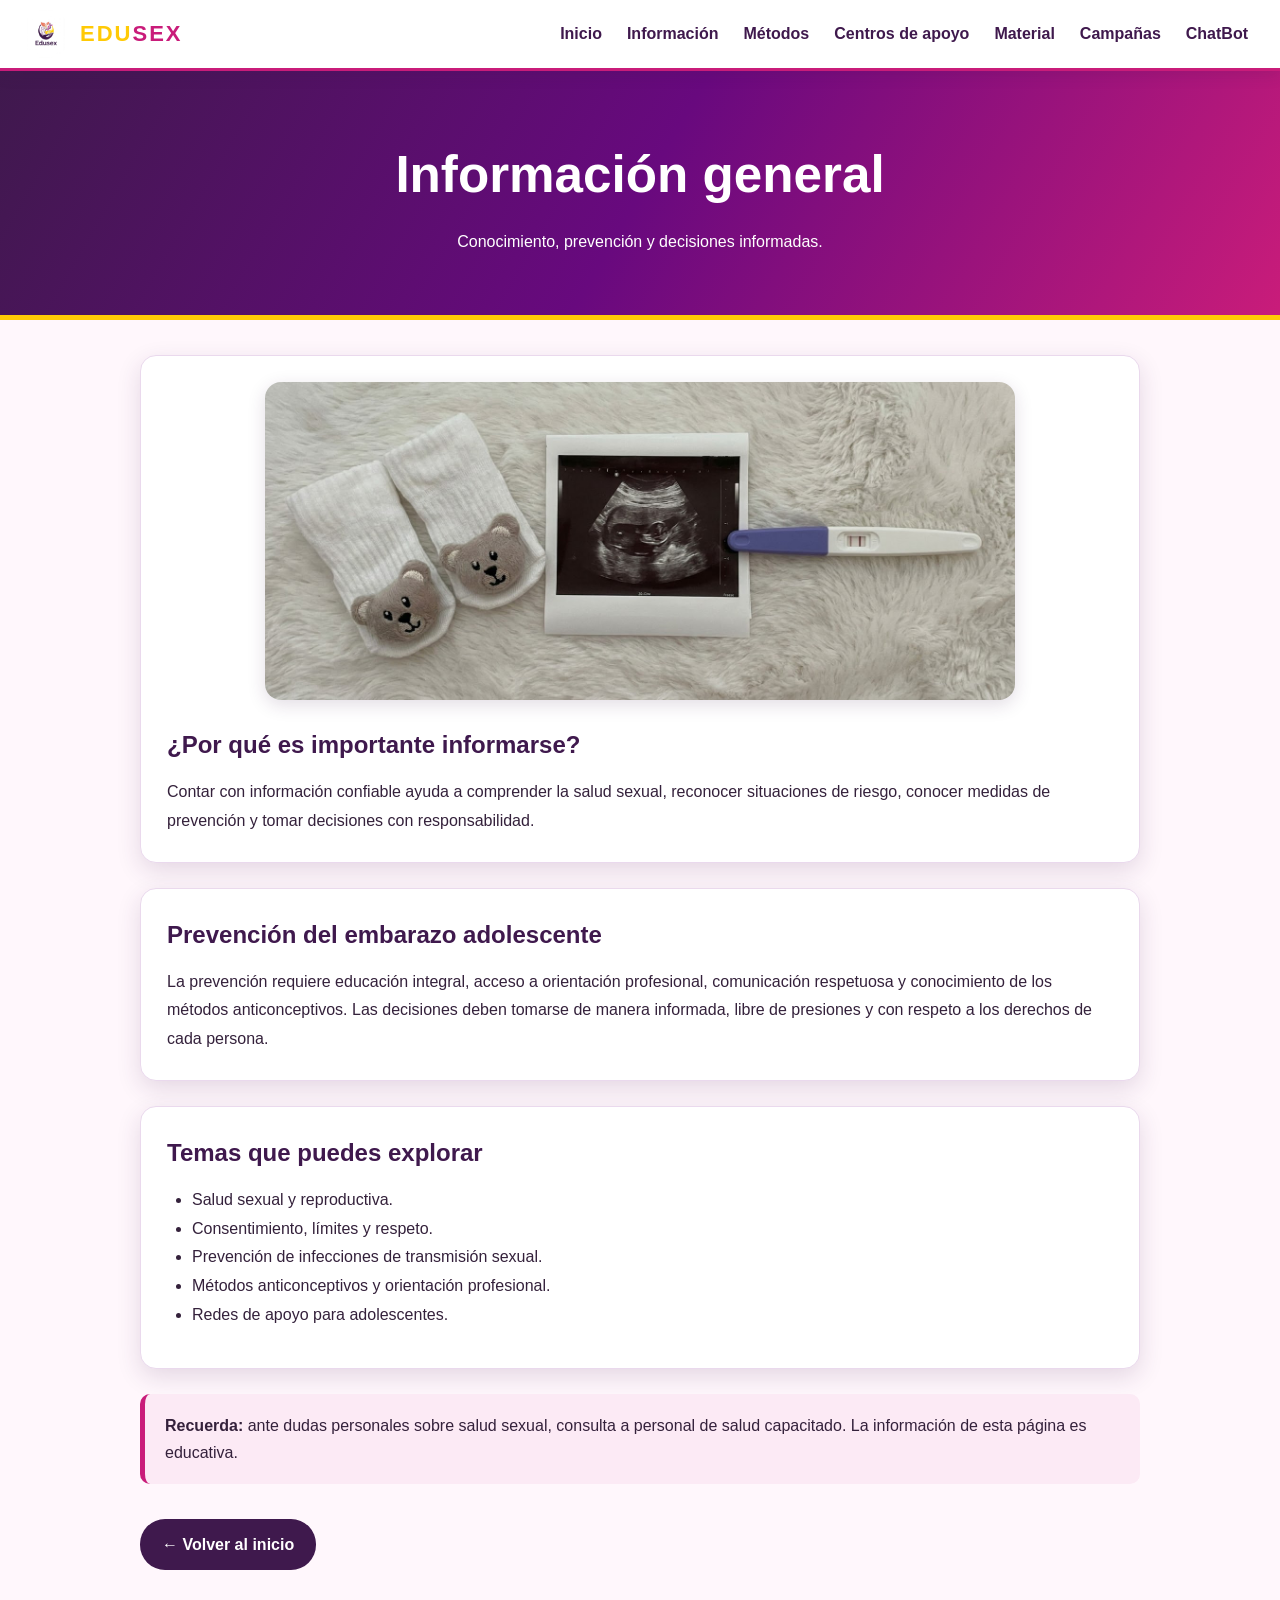
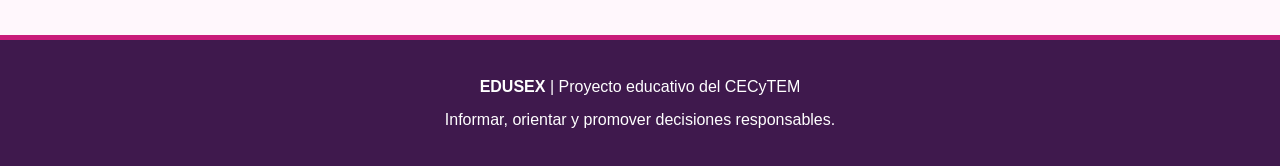
<file: informacion.html>
<!DOCTYPE html>
<html lang="es">
<head>
    <meta charset="UTF-8">
    <meta name="viewport" content="width=device-width, initial-scale=1.0">

    <meta name="description" content="Información general sobre salud sexual, prevención y bienestar juvenil en EDUSEX.">

    <title>EDUSEX | Información general</title>
    <link rel="stylesheet" href="estilos.css">

    <style>
        /* =========================
           BARRA DE NAVEGACIÓN
        ========================= */
        .navbar {
            position: sticky;
            top: 0;
            z-index: 1000;
            display: flex;
            align-items: center;
            justify-content: space-between;
            flex-wrap: wrap;
            gap: 12px;
            padding: 10px 22px;
            background: #ffffff;
            box-shadow: 0 4px 14px rgba(63, 25, 77, 0.15);
        }

        .navbar .logo {
            display: inline-flex;
            align-items: center;
            gap: 10px;
            flex-shrink: 0;
            color: #3F194D;
            text-decoration: none;
            font-size: 22px;
            font-weight: 800;
        }

        .navbar .logo img {
            width: 48px;
            height: 48px;
            object-fit: contain;
            border-radius: 50%;
            background: #ffffff;
        }

        .navbar .marca-sex {
            color: #C91C7A;
        }

        .navbar .nav-links {
            display: flex;
            align-items: center;
            justify-content: center;
            flex-wrap: wrap;
            gap: 5px;
        }

        .navbar .nav-links a {
            display: inline-block;
            padding: 9px 10px;
            border-radius: 8px;
            color: #3F194D;
            text-decoration: none;
            font-weight: 600;
            transition: background 0.2s, color 0.2s;
        }

        .navbar .nav-links a:hover {
            background: #F0DFF5;
            color: #C91C7A;
        }

        /* Evita que los títulos queden ocultos al navegar */
        html {
            scroll-behavior: smooth;
        }

        .encabezado-pagina,
        .contenido {
            scroll-margin-top: 100px;
        }

        /* Imagen principal */
        .imagen-informacion {
            display: block;
            width: 100%;
            max-width: 750px;
            max-height: 450px;
            margin: 0 auto 25px;
            object-fit: cover;
            border-radius: 16px;
            box-shadow: 0 5px 18px rgba(63, 25, 77, 0.15);
        }

        /* Mejora la lectura de las secciones */
        .contenido {
            width: min(100% - 32px, 1000px);
            margin: 35px auto;
        }

        .contenido .bloque {
            margin-bottom: 25px;
        }

        .contenido h2 {
            color: #3F194D;
        }

        .contenido p,
        .contenido li {
            line-height: 1.8;
        }

        .contenido ul {
            padding-left: 25px;
        }

        .aviso {
            margin: 25px 0;
            padding: 18px 20px;
            border-left: 5px solid #C91C7A;
            border-radius: 10px;
            background: #FCEAF5;
            line-height: 1.7;
        }

        .boton-volver {
            display: inline-block;
            margin: 10px 0 25px;
            padding: 12px 22px;
            border-radius: 25px;
            background: #3F194D;
            color: #ffffff;
            text-decoration: none;
            font-weight: bold;
            transition: background 0.2s, transform 0.2s;
        }

        .boton-volver:hover {
            background: #C91C7A;
            transform: translateY(-2px);
        }

        /* =========================
           DISEÑO PARA CELULARES
        ========================= */
        @media (max-width: 700px) {
            .navbar {
                justify-content: center;
                padding: 10px;
            }

            .navbar .logo {
                justify-content: center;
            }

            .navbar .nav-links {
                width: 100%;
                gap: 3px;
            }

            .navbar .nav-links a {
                padding: 7px 8px;
                font-size: 12px;
            }

            .navbar .logo img {
                width: 42px;
                height: 42px;
            }

            .contenido {
                width: calc(100% - 24px);
                margin: 22px auto;
            }

            .imagen-informacion {
                max-height: 320px;
            }
        }
    </style>
</head>

<body>

    <!-- =========================
         BARRA DE NAVEGACIÓN CON LOGO
    ========================= -->
    <nav class="navbar" aria-label="Navegación principal">

        <a href="index.html" class="logo">
            <img src="logo.jpeg" alt="Logotipo de EDUSEX">
            <span>EDU<span class="marca-sex">SEX</span></span>
        </a>

        <div class="nav-links">
            <a href="index.html">Inicio</a>
            <a href="informacion.html">Información</a>
            <a href="metodos.html">Métodos</a>
            <a href="centros.html">Centros de apoyo</a>
            <a href="material.html">Material</a>
            <a href="campanas.html">Campañas</a>
            <a href="chatbot.html">ChatBot</a>
        </div>

    </nav>

    <!-- =========================
         ENCABEZADO
    ========================= -->
    <header class="encabezado-pagina">
        <h1>Información general</h1>
        <p>Conocimiento, prevención y decisiones informadas.</p>
    </header>

    <!-- =========================
         CONTENIDO PRINCIPAL
    ========================= -->
    <main class="contenido">

        <section class="bloque">

            <img
                class="imagen-informacion"
                src="precoz.jpeg"
                alt="Imagen de información educativa sobre salud sexual"
                loading="lazy"
            >

            <h2>¿Por qué es importante informarse?</h2>

            <p>
                Contar con información confiable ayuda a comprender la salud
                sexual, reconocer situaciones de riesgo, conocer medidas
                de prevención y tomar decisiones con responsabilidad.
            </p>

        </section>

        <section class="bloque">

            <h2>Prevención del embarazo adolescente</h2>

            <p>
                La prevención requiere educación integral, acceso a orientación
                profesional, comunicación respetuosa y conocimiento de los
                métodos anticonceptivos. Las decisiones deben tomarse de
                manera informada, libre de presiones y con respeto a los
                derechos de cada persona.
            </p>

        </section>

        <section class="bloque">

            <h2>Temas que puedes explorar</h2>

            <ul>
                <li>Salud sexual y reproductiva.</li>
                <li>Consentimiento, límites y respeto.</li>
                <li>Prevención de infecciones de transmisión sexual.</li>
                <li>Métodos anticonceptivos y orientación profesional.</li>
                <li>Redes de apoyo para adolescentes.</li>
            </ul>

        </section>

        <div class="aviso">
            <strong>Recuerda:</strong> ante dudas personales sobre salud
            sexual, consulta a personal de salud capacitado. La información
            de esta página es educativa.
        </div>

        <a class="boton-volver" href="index.html">
            ← Volver al inicio
        </a>

    </main>

    <!-- =========================
         PIE DE PÁGINA
    ========================= -->
    <footer class="footer">
        <p><strong>EDUSEX</strong> | Proyecto educativo del CECyTEM</p>
        <p>Informar, orientar y promover decisiones responsables.</p>
    </footer>

</body>
</html>
</file>
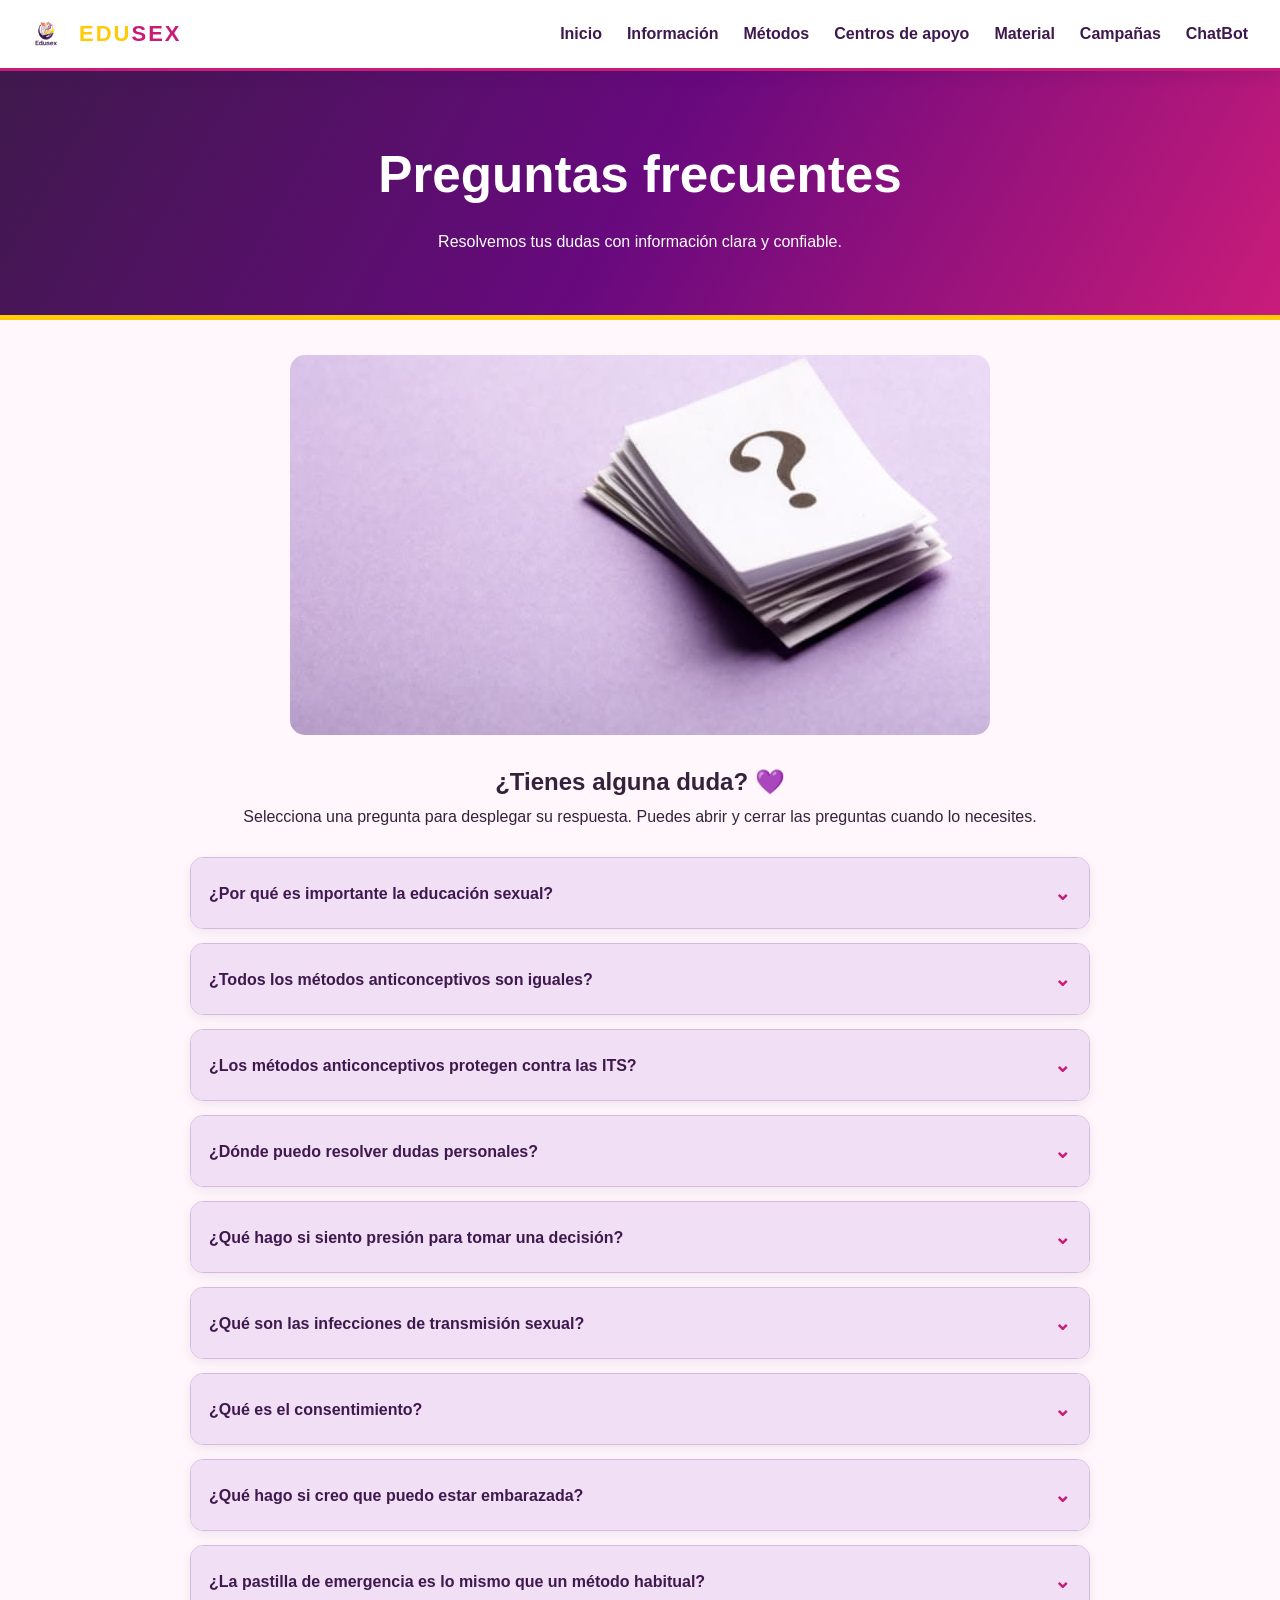
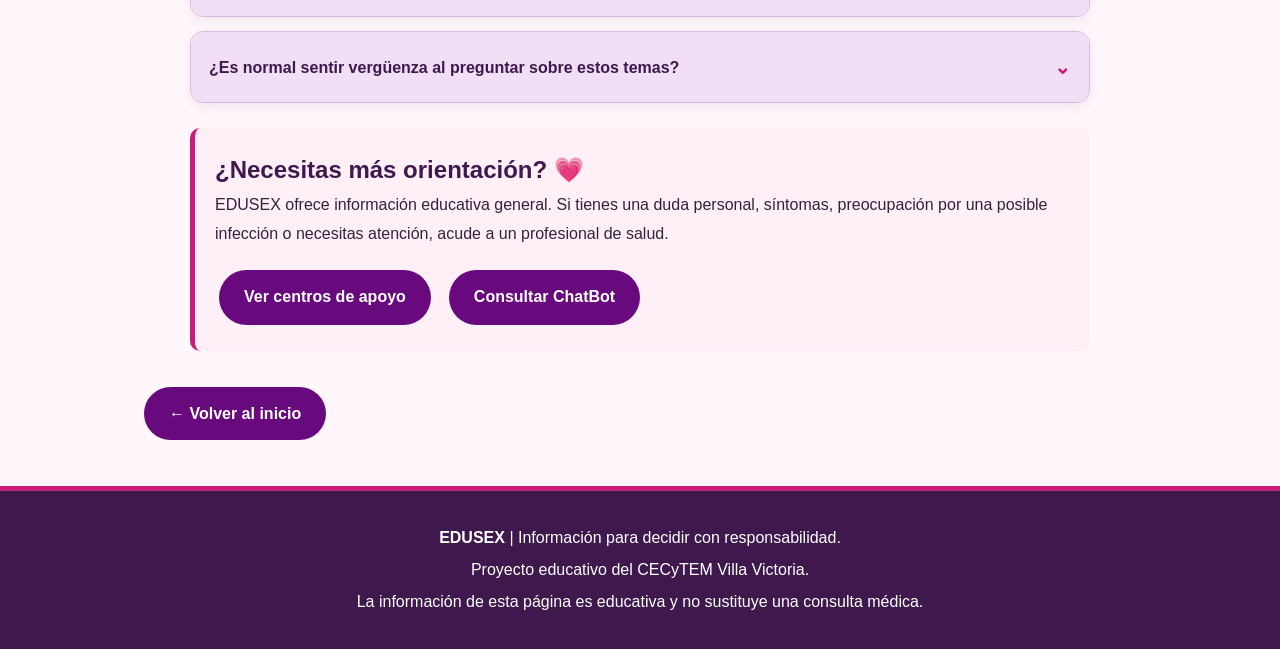
<file: preguntas.html>
<!DOCTYPE html>
<html lang="es">
<head>
    <meta charset="UTF-8">
    <meta name="viewport" content="width=device-width, initial-scale=1.0">

    <meta name="description" content="Preguntas frecuentes sobre educación sexual, prevención y bienestar juvenil en EDUSEX.">

    <title>EDUSEX | Preguntas frecuentes</title>
    <link rel="stylesheet" href="estilos.css">

    <style>
        /* =========================
           BARRA DE NAVEGACIÓN CON LOGO
        ========================= */
        .navbar {
            position: sticky;
            top: 0;
            z-index: 1000;
            display: flex;
            align-items: center;
            justify-content: space-between;
            flex-wrap: wrap;
            gap: 12px;
            padding: 10px 22px;
            background: #ffffff;
            box-shadow: 0 4px 14px rgba(63, 25, 77, 0.15);
        }

        .navbar .logo {
            display: inline-flex;
            align-items: center;
            gap: 9px;
            flex-shrink: 0;
            color: #3F194D;
            text-decoration: none;
            font-size: 22px;
            font-weight: 800;
        }

        .navbar .logo img {
            width: 48px;
            height: 48px;
            object-fit: contain;
            border-radius: 50%;
            background: #ffffff;
        }

        .navbar .marca-sex {
            color: #C91C7A;
        }

        .navbar .nav-links {
            display: flex;
            align-items: center;
            justify-content: center;
            flex-wrap: wrap;
            gap: 5px;
        }

        .navbar .nav-links a {
            display: inline-block;
            padding: 9px 10px;
            border-radius: 8px;
            color: #3F194D;
            text-decoration: none;
            font-weight: 600;
            transition: background 0.2s, color 0.2s;
        }

        .navbar .nav-links a:hover {
            background: #F0DFF5;
            color: #C91C7A;
        }

        /* =========================
           PREGUNTAS DESPLEGABLES
        ========================= */
        .faq-contenedor {
            max-width: 900px;
            margin: 30px auto;
        }

        .faq-introduccion {
            text-align: center;
            margin-bottom: 25px;
            line-height: 1.8;
        }

        .faq-item {
            margin-bottom: 14px;
            border: 1px solid #D8B7E0;
            border-radius: 13px;
            overflow: hidden;
            background: #ffffff;
            box-shadow: 0 4px 12px rgba(63, 25, 77, 0.07);
        }

        .faq-pregunta {
            display: flex;
            align-items: center;
            justify-content: space-between;
            gap: 15px;
            width: 100%;
            padding: 18px;
            border: none;
            background: #F0DFF5;
            color: #3F194D;
            text-align: left;
            font-size: 16px;
            font-weight: bold;
            cursor: pointer;
            transition: background 0.2s;
        }

        .faq-pregunta:hover {
            background: #E6C9EF;
        }

        .faq-pregunta .flecha {
            flex-shrink: 0;
            color: #C91C7A;
            font-size: 20px;
            transition: transform 0.25s;
        }

        .faq-pregunta[aria-expanded="true"] .flecha {
            transform: rotate(180deg);
        }

        .faq-respuesta {
            padding: 0 18px;
            max-height: 0;
            overflow: hidden;
            background: #ffffff;
            transition: max-height 0.3s ease, padding 0.3s ease;
        }

        .faq-respuesta.abierta {
            padding: 17px 18px 20px;
            max-height: 400px;
        }

        .faq-respuesta p {
            margin: 0;
            color: #3F194D;
            line-height: 1.8;
        }

        .faq-imagen {
            display: block;
            width: 100%;
            max-width: 700px;
            max-height: 380px;
            margin: 0 auto 25px;
            object-fit: cover;
            border-radius: 15px;
        }

        .faq-ayuda {
            margin-top: 25px;
            padding: 20px;
            border-left: 5px solid #C91C7A;
            border-radius: 10px;
            background: #FFF0F8;
            line-height: 1.8;
        }

        .faq-ayuda h2 {
            margin-top: 0;
            color: #3F194D;
        }

        .faq-botones {
            display: flex;
            flex-wrap: wrap;
            gap: 10px;
            margin-top: 15px;
        }

        /* =========================
           DISEÑO RESPONSIVO
        ========================= */
        @media (max-width: 700px) {
            .navbar {
                justify-content: center;
                padding: 10px;
            }

            .navbar .logo {
                justify-content: center;
            }

            .navbar .logo img {
                width: 42px;
                height: 42px;
            }

            .navbar .nav-links {
                width: 100%;
                gap: 3px;
            }

            .navbar .nav-links a {
                padding: 7px 8px;
                font-size: 12px;
            }

            .faq-contenedor {
                margin: 20px auto;
            }

            .faq-pregunta {
                padding: 15px;
                font-size: 14px;
            }

            .faq-respuesta.abierta {
                padding: 15px;
            }
        }
    </style>
</head>

<body>

    <!-- BARRA DE NAVEGACIÓN -->
    <nav class="navbar" aria-label="Navegación principal">

        <a href="index.html" class="logo">
            <img src="logo.jpeg" alt="Logotipo de EDUSEX">
            <span>EDU<span class="marca-sex">SEX</span></span>
        </a>

        <div class="nav-links">
            <a href="index.html">Inicio</a>
            <a href="informacion.html">Información</a>
            <a href="metodos.html">Métodos</a>
            <a href="centros.html">Centros de apoyo</a>
            <a href="material.html">Material</a>
            <a href="campanas.html">Campañas</a>
            <a href="chatbot.html">ChatBot</a>
        </div>

    </nav>

    <!-- ENCABEZADO -->
    <header class="encabezado-pagina">
        <h1>Preguntas frecuentes</h1>
        <p>Resolvemos tus dudas con información clara y confiable.</p>
    </header>

    <!-- CONTENIDO PRINCIPAL -->
    <main class="contenido">

        <section class="faq-contenedor">

            <img
                class="faq-imagen"
                src="faq.jpeg"
                alt="Imagen educativa de preguntas frecuentes"
                loading="lazy"
            >

            <div class="faq-introduccion">
                <h2>¿Tienes alguna duda? 💜</h2>
                <p>
                    Selecciona una pregunta para desplegar su respuesta.
                    Puedes abrir y cerrar las preguntas cuando lo necesites.
                </p>
            </div>

            <!-- PREGUNTA 1 -->
            <article class="faq-item">
                <button class="faq-pregunta"
                        type="button"
                        aria-expanded="false"
                        aria-controls="respuesta1">
                    ¿Por qué es importante la educación sexual?
                    <span class="flecha" aria-hidden="true">⌄</span>
                </button>

                <div class="faq-respuesta" id="respuesta1">
                    <p>
                        La educación sexual ayuda a comprender los cambios
                        del cuerpo, conocer los derechos, reconocer los límites
                        personales y aprender a prevenir embarazos no planeados
                        e infecciones de transmisión sexual. También promueve
                        relaciones respetuosas y decisiones informadas, libres
                        de presión y violencia.
                    </p>
                </div>
            </article>

            <!-- PREGUNTA 2 -->
            <article class="faq-item">
                <button class="faq-pregunta"
                        type="button"
                        aria-expanded="false"
                        aria-controls="respuesta2">
                    ¿Todos los métodos anticonceptivos son iguales?
                    <span class="flecha" aria-hidden="true">⌄</span>
                </button>

                <div class="faq-respuesta" id="respuesta2">
                    <p>
                        No. Existen métodos de barrera, hormonales y dispositivos
                        de larga duración, entre otros. Cambian en su eficacia,
                        forma de uso y posibles efectos secundarios. Un
                        profesional de salud puede explicar sus diferencias
                        y ayudarte a conocer las opciones adecuadas para ti.
                    </p>
                </div>
            </article>

            <!-- PREGUNTA 3 -->
            <article class="faq-item">
                <button class="faq-pregunta"
                        type="button"
                        aria-expanded="false"
                        aria-controls="respuesta3">
                    ¿Los métodos anticonceptivos protegen contra las ITS?
                    <span class="flecha" aria-hidden="true">⌄</span>
                </button>

                <div class="faq-respuesta" id="respuesta3">
                    <p>
                        No todos. El condón externo o interno ayuda a reducir
                        el riesgo de muchas infecciones de transmisión sexual
                        cuando se utiliza correctamente. Las pastillas, los
                        implantes, las inyecciones y otros métodos que previenen
                        el embarazo no protegen contra las ITS.
                    </p>
                </div>
            </article>

            <!-- PREGUNTA 4 -->
            <article class="faq-item">
                <button class="faq-pregunta"
                        type="button"
                        aria-expanded="false"
                        aria-controls="respuesta4">
                    ¿Dónde puedo resolver dudas personales?
                    <span class="flecha" aria-hidden="true">⌄</span>
                </button>

                <div class="faq-respuesta" id="respuesta4">
                    <p>
                        Puedes acudir a un centro de salud y solicitar
                        orientación a personal capacitado. También puedes
                        consultar la sección de Centros de apoyo de EDUSEX.
                        Si te preocupa tu privacidad, pregunta cómo se protege
                        tu información y qué servicios están disponibles
                        para adolescentes.
                    </p>
                </div>
            </article>

            <!-- PREGUNTA 5 -->
            <article class="faq-item">
                <button class="faq-pregunta"
                        type="button"
                        aria-expanded="false"
                        aria-controls="respuesta5">
                    ¿Qué hago si siento presión para tomar una decisión?
                    <span class="flecha" aria-hidden="true">⌄</span>
                </button>

                <div class="faq-respuesta" id="respuesta5">
                    <p>
                        Tienes derecho a establecer límites y decir que no.
                        Nadie debe obligarte, amenazarte o hacerte sentir
                        culpable por tus decisiones. Busca apoyo de una
                        persona adulta de confianza, un orientador escolar
                        o un profesional de salud si no respetan tus límites.
                    </p>
                </div>
            </article>

            <!-- PREGUNTA 6 -->
            <article class="faq-item">
                <button class="faq-pregunta"
                        type="button"
                        aria-expanded="false"
                        aria-controls="respuesta6">
                    ¿Qué son las infecciones de transmisión sexual?
                    <span class="flecha" aria-hidden="true">⌄</span>
                </button>

                <div class="faq-respuesta" id="respuesta6">
                    <p>
                        Son infecciones que pueden transmitirse principalmente
                        por contacto sexual. Algunas pueden no presentar
                        síntomas, por lo que una persona podría tener una
                        infección sin saberlo. El uso del condón, las pruebas
                        cuando están indicadas y la atención sanitaria ayudan
                        a prevenir riesgos y detectar infecciones.
                    </p>
                </div>
            </article>

            <!-- PREGUNTA 7 -->
            <article class="faq-item">
                <button class="faq-pregunta"
                        type="button"
                        aria-expanded="false"
                        aria-controls="respuesta7">
                    ¿Qué es el consentimiento?
                    <span class="flecha" aria-hidden="true">⌄</span>
                </button>

                <div class="faq-respuesta" id="respuesta7">
                    <p>
                        Es un acuerdo libre, claro e informado. Debe darse
                        sin presión, miedo ni manipulación y puede retirarse
                        en cualquier momento. Guardar silencio o sentir miedo
                        no significa aceptar. Respetar el consentimiento
                        significa escuchar y respetar los límites de todas
                        las personas involucradas.
                    </p>
                </div>
            </article>

            <!-- PREGUNTA 8 -->
            <article class="faq-item">
                <button class="faq-pregunta"
                        type="button"
                        aria-expanded="false"
                        aria-controls="respuesta8">
                    ¿Qué hago si creo que puedo estar embarazada?
                    <span class="flecha" aria-hidden="true">⌄</span>
                </button>

                <div class="faq-respuesta" id="respuesta8">
                    <p>
                        Una prueba de embarazo puede ayudarte a aclarar la
                        situación. Muchas pruebas son más confiables desde
                        el primer día de retraso menstrual; sigue las
                        instrucciones del producto. También puedes acudir
                        a un centro de salud para recibir orientación
                        y conocer los siguientes pasos.
                    </p>
                </div>
            </article>

            <!-- PREGUNTA 9 -->
            <article class="faq-item">
                <button class="faq-pregunta"
                        type="button"
                        aria-expanded="false"
                        aria-controls="respuesta9">
                    ¿La pastilla de emergencia es lo mismo que un método habitual?
                    <span class="flecha" aria-hidden="true">⌄</span>
                </button>

                <div class="faq-respuesta" id="respuesta9">
                    <p>
                        No. La anticoncepción de emergencia se utiliza después
                        de una relación sexual sin protección o cuando falla
                        un método. Funciona mejor cuanto antes se utiliza,
                        según el tipo disponible. No protege contra las ITS
                        ni sustituye un método anticonceptivo habitual.
                        Solicita orientación en un centro de salud o farmacia.
                    </p>
                </div>
            </article>

            <!-- PREGUNTA 10 -->
            <article class="faq-item">
                <button class="faq-pregunta"
                        type="button"
                        aria-expanded="false"
                        aria-controls="respuesta10">
                    ¿Es normal sentir vergüenza al preguntar sobre estos temas?
                    <span class="flecha" aria-hidden="true">⌄</span>
                </button>

                <div class="faq-respuesta" id="respuesta10">
                    <p>
                        Sí, es común sentir vergüenza o nervios al hablar
                        sobre salud sexual. Puedes escribir tus preguntas
                        antes de una consulta o pedir hablar en privado con
                        personal de salud. Informarte es parte del autocuidado
                        y mereces recibir respuestas respetuosas, sin burlas
                        ni juicios.
                    </p>
                </div>
            </article>

            <!-- AYUDA ADICIONAL -->
            <section class="faq-ayuda">
                <h2>¿Necesitas más orientación? 💗</h2>

                <p>
                    EDUSEX ofrece información educativa general. Si tienes
                    una duda personal, síntomas, preocupación por una posible
                    infección o necesitas atención, acude a un profesional
                    de salud.
                </p>

                <div class="faq-botones">
                    <a class="btn" href="centros.html">
                        Ver centros de apoyo
                    </a>

                    <a class="btn" href="chatbot.html">
                        Consultar ChatBot
                    </a>
                </div>
            </section>

        </section>

        <a class="btn" href="index.html">← Volver al inicio</a>

    </main>

    <!-- PIE DE PÁGINA -->
    <footer class="footer">
        <p><strong>EDUSEX</strong> | Información para decidir con responsabilidad.</p>
        <p>Proyecto educativo del CECyTEM Villa Victoria.</p>
        <p>La información de esta página es educativa y no sustituye una consulta médica.</p>
    </footer>

    <!-- FUNCIONALIDAD DE LAS PREGUNTAS DESPLEGABLES -->
    <script>
        const preguntas = document.querySelectorAll(".faq-pregunta");

        preguntas.forEach(function(pregunta) {
            pregunta.addEventListener("click", function() {
                const idRespuesta = pregunta.getAttribute("aria-controls");
                const respuesta = document.getElementById(idRespuesta);
                const estabaAbierta =
                    pregunta.getAttribute("aria-expanded") === "true";

                // Cierra todas las respuestas
                preguntas.forEach(function(otraPregunta) {
                    const otroId = otraPregunta.getAttribute("aria-controls");
                    const otraRespuesta = document.getElementById(otroId);

                    otraPregunta.setAttribute("aria-expanded", "false");
                    otraRespuesta.classList.remove("abierta");
                });

                // Abre la seleccionada si antes estaba cerrada
                if (!estabaAbierta) {
                    pregunta.setAttribute("aria-expanded", "true");
                    respuesta.classList.add("abierta");
                }
            });
        });
    </script>

</body>
</html>
</file>
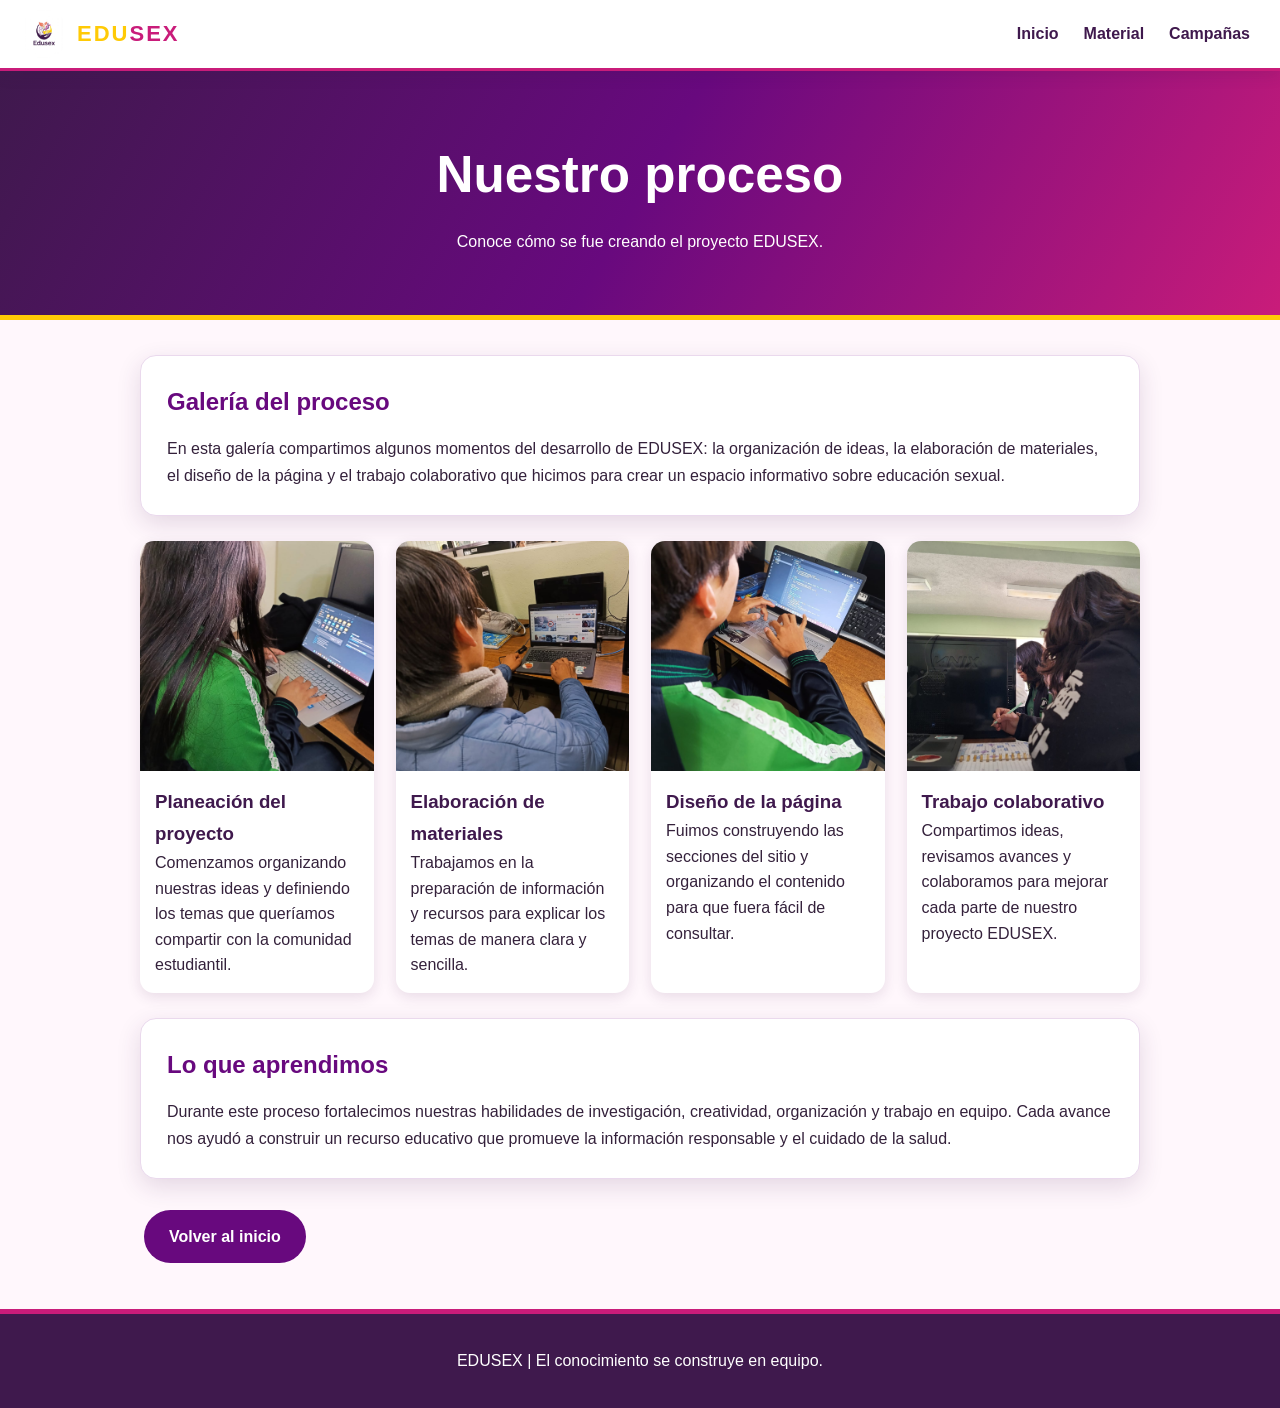
<file: programadores.html>
<!DOCTYPE html>
<html lang="es">
<head>
    <meta charset="UTF-8">
    <meta name="viewport" content="width=device-width, initial-scale=1.0">
    <title>EDUSEX | Galería del proceso</title>
    <link rel="stylesheet" href="estilos.css">

    <style>
        .navbar {
            position: sticky;
            top: 0;
            z-index: 1000;
            display: flex;
            align-items: center;
            justify-content: space-between;
            flex-wrap: wrap;
            gap: 12px;
            padding: 10px 20px;
            background: white;
            box-shadow: 0 4px 14px rgba(63, 25, 77, 0.15);
        }

        .navbar .logo {
            display: inline-flex;
            align-items: center;
            gap: 9px;
            flex-shrink: 0;
            color: #3F194D;
            text-decoration: none;
            font-size: 22px;
            font-weight: 800;
        }

        .navbar .logo img {
            width: 48px;
            height: 48px;
            object-fit: contain;
            border-radius: 50%;
            background: white;
        }

        .navbar .logo .marca-sex {
            color: #C91C7A;
        }

        .navbar .nav-links {
            display: flex;
            align-items: center;
            justify-content: center;
            flex-wrap: wrap;
            gap: 5px;
        }

        .navbar .nav-links a {
            display: inline-block;
            padding: 9px 10px;
            border-radius: 8px;
            color: #3F194D;
            text-decoration: none;
            font-weight: 600;
            transition: background 0.2s, color 0.2s;
        }

        .navbar .nav-links a:hover {
            background: #F0DFF5;
            color: #68097E;
        }

        .galeria-proceso {
            display: grid;
            grid-template-columns: repeat(auto-fit, minmax(230px, 1fr));
            gap: 22px;
            margin: 25px 0;
        }

        .foto-proceso {
            background: white;
            border-radius: 14px;
            overflow: hidden;
            box-shadow: 0 4px 14px rgba(63, 25, 77, 0.12);
            transition: transform 0.2s;
        }

        .foto-proceso:hover {
            transform: translateY(-5px);
        }

        .foto-proceso img {
            display: block;
            width: 100%;
            height: 230px;
            object-fit: cover;
        }

        .foto-proceso .descripcion {
            padding: 15px;
        }

        .foto-proceso h3 {
            margin-top: 0;
            color: #3F194D;
        }

        .foto-proceso p {
            margin-bottom: 0;
            line-height: 1.6;
        }

        @media (max-width: 700px) {
            .navbar {
                justify-content: center;
                padding: 10px;
            }

            .navbar .logo {
                justify-content: center;
            }

            .navbar .nav-links {
                width: 100%;
                gap: 3px;
            }

            .navbar .nav-links a {
                padding: 7px 8px;
                font-size: 12px;
            }

            .foto-proceso img {
                height: 210px;
            }
        }
    </style>
</head>

<body>

<nav class="navbar">
    <a href="index.html" class="logo">
        <img src="logo.jpeg" alt="Logotipo de EDUSEX">
        <span>EDU<span class="marca-sex">SEX</span></span>
    </a>

    <div class="nav-links">
        <a href="index.html">Inicio</a>
        <a href="material.html">Material</a>
        <a href="campanas.html">Campañas</a>
    </div>
</nav>

<header class="encabezado-pagina">
    <h1>Nuestro proceso</h1>
    <p>Conoce cómo se fue creando el proyecto EDUSEX.</p>
</header>

<main class="contenido">

    <section class="bloque">
        <h2>Galería del proceso</h2>
        <p>
            En esta galería compartimos algunos momentos del desarrollo de
            EDUSEX: la organización de ideas, la elaboración de materiales,
            el diseño de la página y el trabajo colaborativo que hicimos
            para crear un espacio informativo sobre educación sexual.
        </p>
    </section>

    <section class="galeria-proceso">

        <article class="foto-proceso">
            <img src="1.jpeg" alt="Organización de ideas del proyecto">
            <div class="descripcion">
                <h3>Planeación del proyecto</h3>
                <p>
                    Comenzamos organizando nuestras ideas y definiendo los
                    temas que queríamos compartir con la comunidad estudiantil.
                </p>
            </div>
        </article>

        <article class="foto-proceso">
            <img src="2.jpeg" alt="Elaboración de materiales del proyecto">
            <div class="descripcion">
                <h3>Elaboración de materiales</h3>
                <p>
                    Trabajamos en la preparación de información y recursos
                    para explicar los temas de manera clara y sencilla.
                </p>
            </div>
        </article>

        <article class="foto-proceso">
            <img src="3.jpeg" alt="Diseño y desarrollo de la página web">
            <div class="descripcion">
                <h3>Diseño de la página</h3>
                <p>
                    Fuimos construyendo las secciones del sitio y organizando
                    el contenido para que fuera fácil de consultar.
                </p>
            </div>
        </article>

        <article class="foto-proceso">
            <img src="4.jpeg" alt="Trabajo colaborativo durante el proyecto">
            <div class="descripcion">
                <h3>Trabajo colaborativo</h3>
                <p>
                    Compartimos ideas, revisamos avances y colaboramos para
                    mejorar cada parte de nuestro proyecto EDUSEX.
                </p>
            </div>
        </article>

    </section>

    <section class="bloque">
        <h2>Lo que aprendimos</h2>
        <p>
            Durante este proceso fortalecimos nuestras habilidades de
            investigación, creatividad, organización y trabajo en equipo.
            Cada avance nos ayudó a construir un recurso educativo que
            promueve la información responsable y el cuidado de la salud.
        </p>
    </section>

    <a class="btn" href="index.html">Volver al inicio</a>

</main>

<footer class="footer">
    <p>EDUSEX | El conocimiento se construye en equipo.</p>
</footer>

</body>
</html>
</file>
<file: estilos.css>
/* ==========================================
   EDUSEX | DISEÑO OFICIAL
   Paleta morado, fucsia, coral y ámbar
========================================== */

:root {
    --berenjena: #3F194D;
    --purpura: #68097E;
    --magenta: #C91C7A;
    --coral: #E8675C;
    --ambar: #FFCA06;

    --fondo: #FFF7FC;
    --blanco: #FFFFFF;
    --texto: #34213B;
    --texto-suave: #6B5870;

    --sombra: 0 8px 25px rgba(63, 25, 77, 0.14);
}

* {
    box-sizing: border-box;
    margin: 0;
    padding: 0;
}

html {
    scroll-behavior: smooth;
}

body {
    font-family: "Segoe UI", Arial, sans-serif;
    background: var(--fondo);
    color: var(--texto);
    line-height: 1.7;
}

a {
    color: inherit;
    text-decoration: none;
}

img {
    display: block;
    max-width: 100%;
}

button,
input {
    font: inherit;
}

/* NAVEGACIÓN */

.navbar {
    background: var(--berenjena);
    color: var(--blanco);
    padding: 15px 6%;
    display: flex;
    align-items: center;
    justify-content: space-between;
    gap: 20px;
    flex-wrap: wrap;
    position: sticky;
    top: 0;
    z-index: 100;
    box-shadow: var(--sombra);
    border-bottom: 3px solid var(--magenta);
}

.logo {
    font-size: 1.8rem;
    font-weight: 900;
    letter-spacing: 2px;
}

.logo span {
    color: var(--ambar);
}

.nav-links {
    display: flex;
    flex-wrap: wrap;
    gap: 8px;
    align-items: center;
}

.nav-links a {
    padding: 8px 12px;
    border-radius: 20px;
    transition: 0.25s;
}

.nav-links a:hover {
    background: var(--ambar);
    color: var(--berenjena);
}

/* PORTADA PRINCIPAL */

.hero {
    min-height: 85vh;
    display: flex;
    align-items: center;
    justify-content: center;
    text-align: center;
    padding: 70px 20px;
    color: var(--blanco);

    background:
        linear-gradient(
            135deg,
            rgba(63, 25, 77, 0.90),
            rgba(104, 9, 126, 0.78),
            rgba(201, 28, 122, 0.62)
        ),
        url("imagenes/fondo.jpg") center/cover no-repeat;
}

.hero-content {
    max-width: 850px;
}

.hero h1 {
    font-size: clamp(3.5rem, 9vw, 6.5rem);
    font-weight: 900;
    letter-spacing: 7px;
    color: var(--ambar);
    text-shadow: 0 4px 20px rgba(0, 0, 0, 0.25);
    margin-bottom: 10px;
}

.hero h2 {
    font-size: clamp(1.4rem, 3vw, 2.2rem);
    margin-bottom: 18px;
}

.hero p {
    max-width: 700px;
    margin: 0 auto 24px;
    font-size: 1.08rem;
}

.etiqueta {
    display: inline-block;
    background: var(--ambar);
    color: var(--berenjena);
    border-radius: 30px;
    padding: 7px 17px;
    margin-bottom: 15px;
    font-weight: 700;
}

/* BOTONES */

.btn {
    display: inline-block;
    background: var(--purpura);
    color: var(--blanco);
    border: 2px solid transparent;
    border-radius: 30px;
    padding: 11px 23px;
    margin: 6px 4px;
    cursor: pointer;
    font-weight: 650;
    text-align: center;
    transition: 0.25s;
}

.btn:hover {
    background: var(--magenta);
    transform: translateY(-2px);
    box-shadow: 0 5px 15px rgba(201, 28, 122, 0.22);
}

.btn-claro {
    background: var(--ambar);
    color: var(--berenjena);
}

.btn-claro:hover {
    background: var(--coral);
    color: var(--berenjena);
}

.btn-contorno {
    background: transparent;
    color: var(--purpura);
    border-color: var(--purpura);
}

.btn-contorno:hover {
    color: var(--blanco);
}

/* SECCIONES */

.contenedor {
    width: min(1150px, 92%);
    margin: auto;
}

.seccion {
    padding: 60px 0;
}

.seccion-titulo {
    text-align: center;
    margin-bottom: 32px;
}

.seccion-titulo h2 {
    color: var(--purpura);
    font-size: clamp(1.8rem, 4vw, 2.6rem);
}

.seccion-titulo p {
    max-width: 750px;
    margin: 10px auto 0;
    color: var(--texto-suave);
}

.fondo-blanco {
    background: var(--blanco);
}

.aviso {
    background: #FFF1D0;
    border-left: 5px solid var(--ambar);
    border-radius: 10px;
    padding: 17px;
    margin: 20px 0;
}

/* TARJETAS DEL MENÚ */

.grid {
    display: grid;
    grid-template-columns: repeat(3, minmax(0, 1fr));
    gap: 25px;
}

.tarjeta {
    background: var(--blanco);
    border-radius: 18px;
    overflow: hidden;
    border: 1px solid #EAD9ED;
    box-shadow: var(--sombra);
    transition: transform 0.25s, box-shadow 0.25s;
}

.tarjeta:hover {
    transform: translateY(-6px);
    box-shadow: 0 14px 30px rgba(104, 9, 126, 0.19);
}

.tarjeta:nth-child(3n + 2) {
    border-top: 4px solid var(--magenta);
}

.tarjeta:nth-child(3n + 1) {
    border-top: 4px solid var(--purpura);
}

.tarjeta:nth-child(3n) {
    border-top: 4px solid var(--coral);
}

.tarjeta-contenido {
    padding: 22px;
}

.tarjeta h3 {
    color: var(--purpura);
    margin-bottom: 10px;
    font-size: 1.2rem;
}

.tarjeta p {
    margin-bottom: 12px;
}

/* ESPACIOS PARA FOTOGRAFÍAS */

.imagen-tarjeta {
    width: 100%;
    height: 210px;
    object-fit: cover;
    background: #F0E2F2;
}

.imagen-placeholder {
    width: 100%;
    min-height: 190px;
    background: #F4E5F5;
    color: var(--purpura);
    display: flex;
    align-items: center;
    justify-content: center;
    text-align: center;
    padding: 15px;
    border: 2px dashed var(--magenta);
}

/* ENCABEZADOS INTERNOS */

.encabezado-pagina {
    background: linear-gradient(
        120deg,
        var(--berenjena),
        var(--purpura),
        var(--magenta)
    );
    color: var(--blanco);
    text-align: center;
    padding: 60px 20px;
    border-bottom: 5px solid var(--ambar);
}

.encabezado-pagina h1 {
    font-size: clamp(2rem, 5vw, 3.2rem);
    margin-bottom: 10px;
}

.contenido {
    width: min(1000px, 92%);
    margin: 35px auto;
}

.bloque {
    background: var(--blanco);
    padding: 26px;
    border-radius: 16px;
    box-shadow: var(--sombra);
    border: 1px solid #EAD9ED;
    margin-bottom: 25px;
}

.bloque h2,
.bloque h3 {
    color: var(--purpura);
    margin-bottom: 12px;
}

.bloque ul,
.bloque ol {
    padding-left: 24px;
    margin: 12px 0;
}

.bloque a:not(.btn) {
    color: var(--purpura);
    text-decoration: underline;
}

/* CAMPO DEL NOMBRE */

.formulario-usuario {
    max-width: 480px;
    margin: 25px auto;
    display: flex;
    flex-wrap: wrap;
    justify-content: center;
    gap: 10px;
}

.formulario-usuario input {
    flex: 1 1 220px;
    min-width: 0;
    padding: 13px 17px;
    border: 2px solid var(--ambar);
    border-radius: 30px;
    outline: none;
    background: var(--blanco);
    color: var(--berenjena);
}

.formulario-usuario input:focus {
    border-color: var(--magenta);
    box-shadow: 0 0 0 3px rgba(201, 28, 122, 0.14);
}

/* GALERÍA DE PROGRAMADORES */

.carrusel {
    max-width: 760px;
    margin: auto;
    text-align: center;
    background: var(--blanco);
    padding: 22px;
    border-radius: 20px;
    border: 1px solid #EAD9ED;
    box-shadow: var(--sombra);
}

.carrusel img {
    width: 100%;
    height: 420px;
    object-fit: contain;
    background: #F4E5F5;
    border-radius: 12px;
}

.carrusel h3 {
    color: var(--purpura);
    margin-top: 15px;
}

#contadorFoto {
    color: var(--magenta);
    font-weight: 700;
    margin: 10px;
}

/* PIE DE PÁGINA */

.footer {
    text-align: center;
    background: var(--berenjena);
    color: var(--blanco);
    padding: 28px 15px;
    margin-top: 40px;
    border-top: 5px solid var(--magenta);
}

.footer p {
    margin: 5px;
}

.footer a {
    color: var(--ambar);
}

/* ACCESIBILIDAD */

a:focus-visible,
button:focus-visible,
input:focus-visible {
    outline: 3px solid var(--coral);
    outline-offset: 3px;
}

/* DISEÑO RESPONSIVO */

@media (max-width: 800px) {
    .grid {
        grid-template-columns: repeat(2, minmax(0, 1fr));
    }

    .navbar {
        justify-content: center;
    }

    .nav-links {
        justify-content: center;
    }
}

@media (max-width: 560px) {
    .grid {
        grid-template-columns: 1fr;
    }

    .hero {
        min-height: 75vh;
    }

    .hero h1 {
        letter-spacing: 3px;
    }

    .nav-links {
        gap: 4px;
        font-size: 0.9rem;
    }

    .carrusel img {
        height: 280px;
    }

    .bloque {
        padding: 19px;
    }
}

/* LOGO GENERAL EDUSEX */
.logo-edusex {
  background: linear-gradient(
    135deg,
    #3F194D,
    #68097E,
    #C91C7A
  );
  padding: 40px 20px;
  text-align: center;
  color: white;
  border-bottom: 5px solid #FFCA06;
}

.logo-edusex-circulo {
  width: 155px;
  height: 155px;
  margin: 0 auto 15px;
  border: 4px solid #FFCA06;
  border-radius: 50%;
  background: white;
  display: flex;
  align-items: center;
  justify-content: center;
  overflow: hidden;
  box-shadow: 0 0 20px #FFCA0660;
}

.logo-edusex-circulo img {
  width: 100%;
  height: 100%;
  object-fit: contain;
  border-radius: 50%;
}

.logo-edusex h1 {
  color: white;
  font-size: clamp(32px, 5vw, 48px);
  margin: 8px 0;
  letter-spacing: 4px;
}

.logo-edusex-eslogan {
  color: #FFCA06;
  font-weight: bold;
  font-size: 17px;
  margin: 8px 0;
}

.logo-edusex-descripcion {
  max-width: 650px;
  margin: 12px auto 0;
  line-height: 1.7;
  font-size: 16px;
}

@media (max-width: 480px) {
  .logo-edusex {
    padding: 30px 16px;
  }

  .logo-edusex-circulo {
    width: 125px;
    height: 125px;
  }

  .logo-edusex-eslogan {
    font-size: 14px;
  }
}

/* ==========================================
   PORTADA PRINCIPAL EDUSEX
   ========================================== */

.portada-edusex {
    position: relative;
    min-height: 85vh;
    display: flex;
    align-items: center;
    justify-content: center;
    padding: 55px 20px;
    text-align: center;
    color: white;

    /* Imagen de fondo de la portada */
    background-image: url("imagenes/fondo-edusex.jpg");
    background-size: cover;
    background-position: center;
    background-repeat: no-repeat;
    overflow: hidden;
}

/* Capa oscura sobre la imagen */
.portada-capa {
    position: absolute;
    inset: 0;
    background: linear-gradient(
        135deg,
        rgba(63, 25, 77, 0.88),
        rgba(104, 9, 126, 0.76),
        rgba(201, 28, 122, 0.62)
    );
    z-index: 0;
}

/* Contenido de la portada */
.portada-contenido {
    position: relative;
    z-index: 1;
    width: 100%;
    max-width: 850px;
    margin: auto;
}

/* Logo circular */
.logo-edusex-circulo {
    width: 155px;
    height: 155px;
    margin: 0 auto 22px;
    border: 4px solid #FFCA06;
    border-radius: 50%;
    background: white;
    display: flex;
    align-items: center;
    justify-content: center;
    overflow: hidden;
    box-shadow: 0 0 25px rgba(255, 202, 6, 0.45);
}

.logo-edusex-circulo img {
    display: block;
    width: 100%;
    height: 100%;
    object-fit: contain;
    border-radius: 50%;
}

/* Texto de la portada */
.portada-etiqueta {
    display: inline-block;
    margin: 8px 0;
    padding: 8px 16px;
    border: 1px solid rgba(255, 255, 255, 0.55);
    border-radius: 30px;
    font-size: 13px;
    letter-spacing: 2px;
}

.titulo-portada {
    margin: 8px 0;
    color: white;
    font-size: clamp(42px, 8vw, 76px);
    font-weight: 900;
    letter-spacing: 7px;
    text-shadow: 0 4px 20px rgba(0, 0, 0, 0.35);
}

.eslogan-portada {
    margin: 12px 0;
    color: #FFCA06;
    font-size: clamp(18px, 3vw, 25px);
}

.descripcion-portada {
    max-width: 650px;
    margin: 18px auto 28px;
    font-size: 17px;
    line-height: 1.8;
}

/* Botón de la portada */
.btn-portada {
    display: inline-block;
    padding: 14px 25px;
    color: #3F194D;
    background: #FFCA06;
    border: 2px solid #FFCA06;
    border-radius: 30px;
    text-decoration: none;
    font-weight: bold;
    transition: 0.3s ease;
}

.btn-portada:hover {
    background: white;
    border-color: white;
    transform: translateY(-3px);
}

/* ======================================
   INGRESO COMPACTO
   ====================================== */

.seccion-ingreso {
    padding: 28px 18px;
    background: #F8EFFA;
    border-bottom: 1px solid #E8D7ED;
}

.seccion-ingreso .contenedor {
    max-width: 850px;
    margin: 0 auto;
}

.seccion-ingreso .seccion-titulo {
    text-align: center;
    margin-bottom: 14px;
}

.seccion-ingreso .seccion-titulo h2 {
    margin: 6px 0;
    color: #3F194D;
    font-size: 26px;
}

.seccion-ingreso .seccion-titulo p {
    max-width: 620px;
    margin: 8px auto;
    line-height: 1.5;
}

.formulario-usuario {
    display: flex;
    flex-direction: row;
    align-items: center;
    justify-content: center;
    flex-wrap: wrap;
    gap: 10px;
    max-width: 530px;
    margin: 16px auto 8px;
}

.formulario-usuario label {
    color: #3F194D;
    font-weight: bold;
}

.formulario-usuario input {
    flex: 1;
    min-width: 150px;
    max-width: 245px;
    padding: 10px 13px;
    border: 2px solid #D9B8E1;
    border-radius: 10px;
    background: white;
    color: #3F194D;
    font: inherit;
}

.formulario-usuario .btn {
    padding: 11px 17px;
    border: none;
    border-radius: 10px;
    background: #68097E;
    color: white;
    font-weight: bold;
    cursor: pointer;
}

.formulario-usuario .btn:hover {
    background: #C91C7A;
}

#saludo {
    min-height: 0;
    margin: 8px 0 0;
    color: #68097E;
    font-weight: bold;
    text-align: center;
}

@media (max-width: 500px) {
    .seccion-ingreso {
        padding: 22px 14px;
    }

    .formulario-usuario {
        flex-direction: column;
    }

    .formulario-usuario input,
    .formulario-usuario .btn {
        width: 100%;
        max-width: 340px;
        box-sizing: border-box;
    }
}

/* Tarjeta del ChatBot */
.tarjeta-chatbot {
    border-top: 4px solid #C91C7A;
}

/* Ajustes para celular */
@media (max-width: 600px) {
    .portada-edusex {
        min-height: 75vh;
        padding: 40px 18px;
    }

    .logo-edusex-circulo {
        width: 125px;
        height: 125px;
    }

    .titulo-portada {
        letter-spacing: 4px;
    }

    .descripcion-portada {
        font-size: 15px;
    }

    .seccion-ingreso {
        padding: 45px 18px;
    }
}

/* ======================================
   NAVEGACIÓN FIJA Y MARCA EDUSEX
   ====================================== */

.navbar-edusex {
    position: sticky;
    top: 0;
    z-index: 1000;
    width: 100%;
    box-sizing: border-box;
    display: flex;
    align-items: center;
    justify-content: space-between;
    gap: 18px;
    padding: 10px 5%;
    background: #3F194D;
    border-bottom: 3px solid #FFCA06;
    box-shadow: 0 4px 14px rgba(63, 25, 77, 0.20);
}

/* Logotipo y nombre */
.marca-edusex {
    display: inline-flex;
    flex-shrink: 0;
    align-items: center;
    gap: 9px;
    color: white;
    text-decoration: none;
    font-size: 23px;
    font-weight: 900;
    letter-spacing: 1px;
}

.marca-edusex img {
    width: 42px;
    height: 42px;
    border: 2px solid #FFCA06;
    border-radius: 50%;
    background: white;
    object-fit: contain;
}

.marca-acento {
    color: #E8675C;
}

/* Enlaces */
.navbar-edusex .nav-links {
    display: flex;
    flex-wrap: wrap;
    align-items: center;
    justify-content: flex-end;
    gap: 7px;
}

.navbar-edusex .nav-links a {
    padding: 9px 11px;
    border-radius: 8px;
    color: white;
    text-decoration: none;
    font-size: 13px;
    transition: background 0.2s ease;
}

.navbar-edusex .nav-links a:hover {
    background: #68097E;
    color: #FFCA06;
}

/* Celulares */
@media (max-width: 760px) {
    .navbar-edusex {
        flex-direction: column;
        align-items: stretch;
        gap: 9px;
        padding: 10px 12px;
    }

    .marca-edusex {
        justify-content: center;
        font-size: 21px;
    }

    .navbar-edusex .nav-links {
        justify-content: center;
        gap: 4px;
    }

    .navbar-edusex .nav-links a {
        padding: 7px 9px;
        font-size: 12px;
    }
}

/* ======================================
   INGRESO COMPACTO
   ====================================== */

.seccion-ingreso {
    padding: 28px 18px;
    background: #F8EFFA;
    border-bottom: 1px solid #E8D7ED;
}

.seccion-ingreso .contenedor {
    max-width: 850px;
    margin: 0 auto;
}

.seccion-ingreso .seccion-titulo {
    text-align: center;
    margin-bottom: 14px;
}

.seccion-ingreso .seccion-titulo h2 {
    margin: 6px 0;
    color: #3F194D;
    font-size: 26px;
}

.seccion-ingreso .seccion-titulo p {
    max-width: 620px;
    margin: 8px auto;
    line-height: 1.5;
}

.formulario-usuario {
    display: flex;
    flex-direction: row;
    align-items: center;
    justify-content: center;
    flex-wrap: wrap;
    gap: 10px;
    max-width: 530px;
    margin: 16px auto 8px;
}

.formulario-usuario label {
    color: #3F194D;
    font-weight: bold;
}

.formulario-usuario input {
    flex: 1;
    min-width: 150px;
    max-width: 245px;
    padding: 10px 13px;
    border: 2px solid #D9B8E1;
    border-radius: 10px;
    background: white;
    color: #3F194D;
    font: inherit;
}

.formulario-usuario .btn {
    padding: 11px 17px;
    border: none;
    border-radius: 10px;
    background: #68097E;
    color: white;
    font-weight: bold;
    cursor: pointer;
}

.formulario-usuario .btn:hover {
    background: #C91C7A;
}

#saludo {
    min-height: 0;
    margin: 8px 0 0;
    color: #68097E;
    font-weight: bold;
    text-align: center;
}

@media (max-width: 500px) {
    .seccion-ingreso {
        padding: 22px 14px;
    }

    .formulario-usuario {
        flex-direction: column;
    }

    .formulario-usuario input,
    .formulario-usuario .btn {
        width: 100%;
        max-width: 340px;
        box-sizing: border-box;
    }
}
</file>
